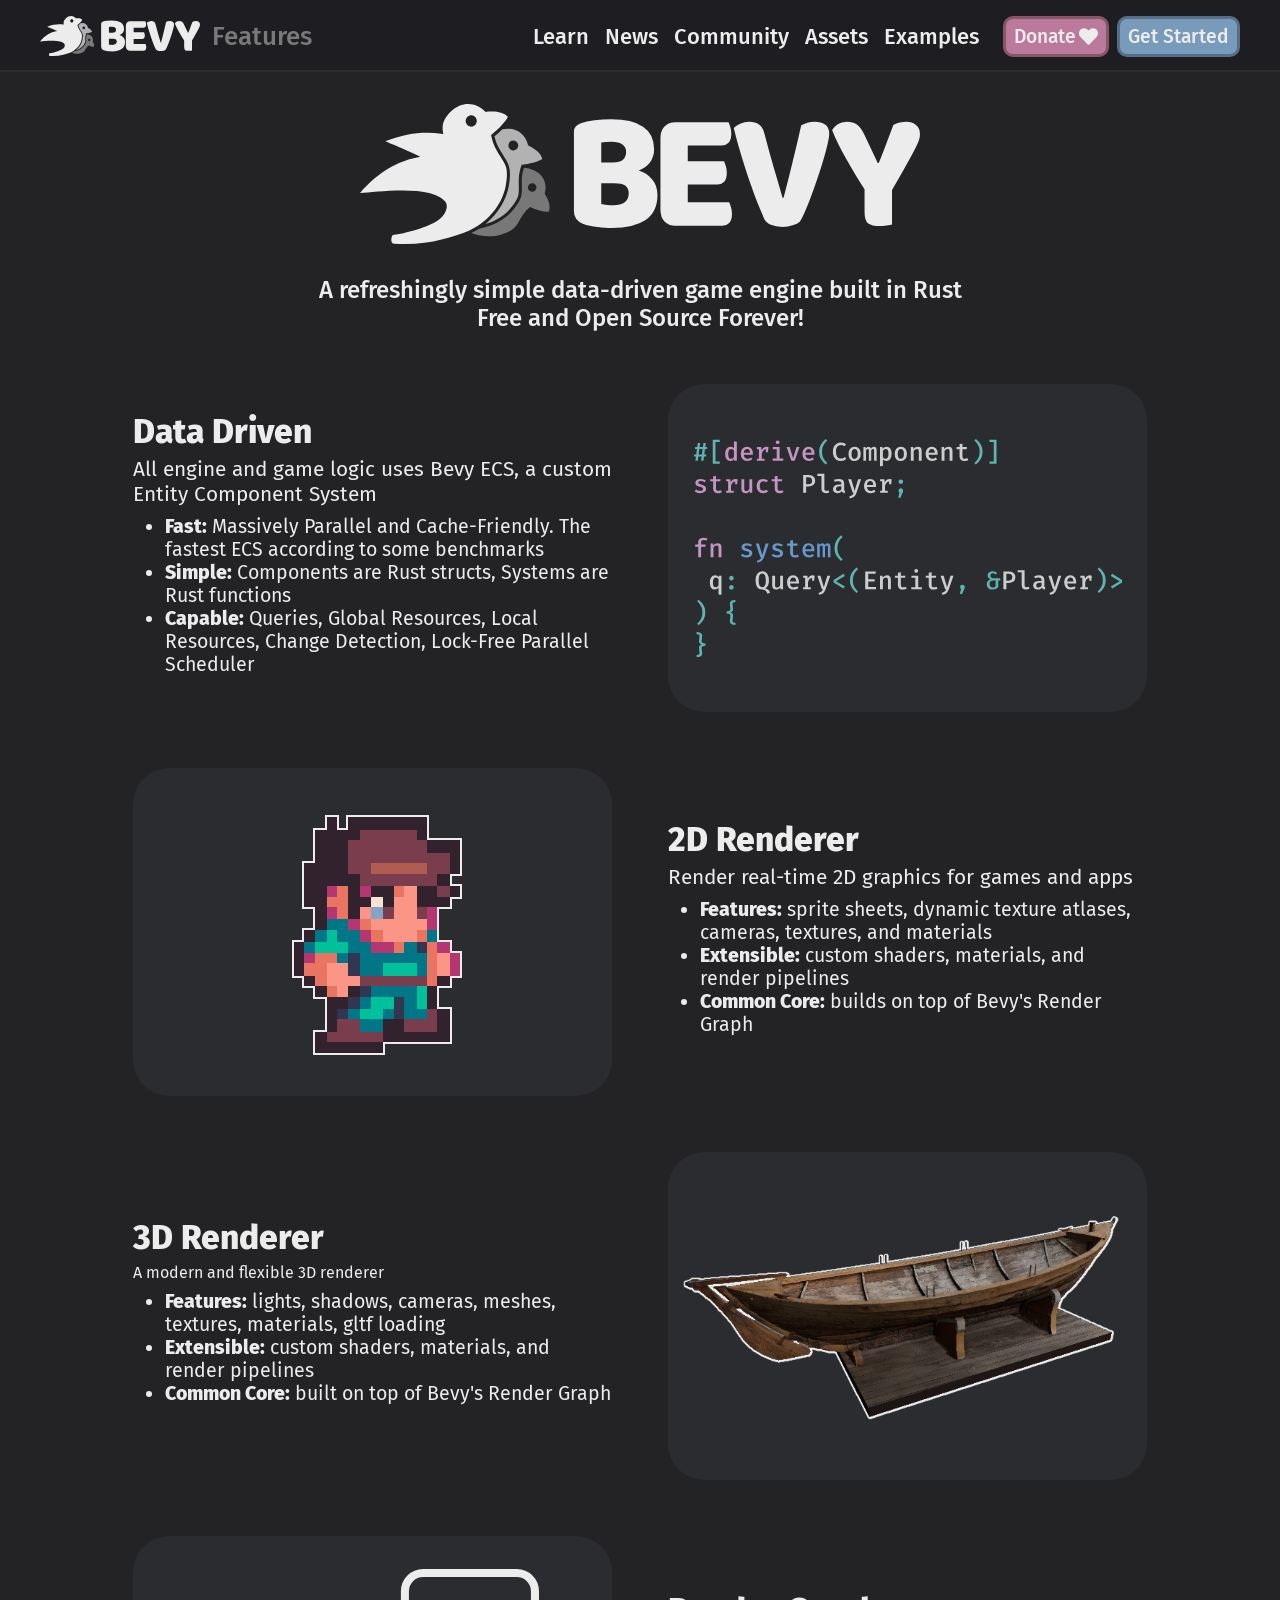
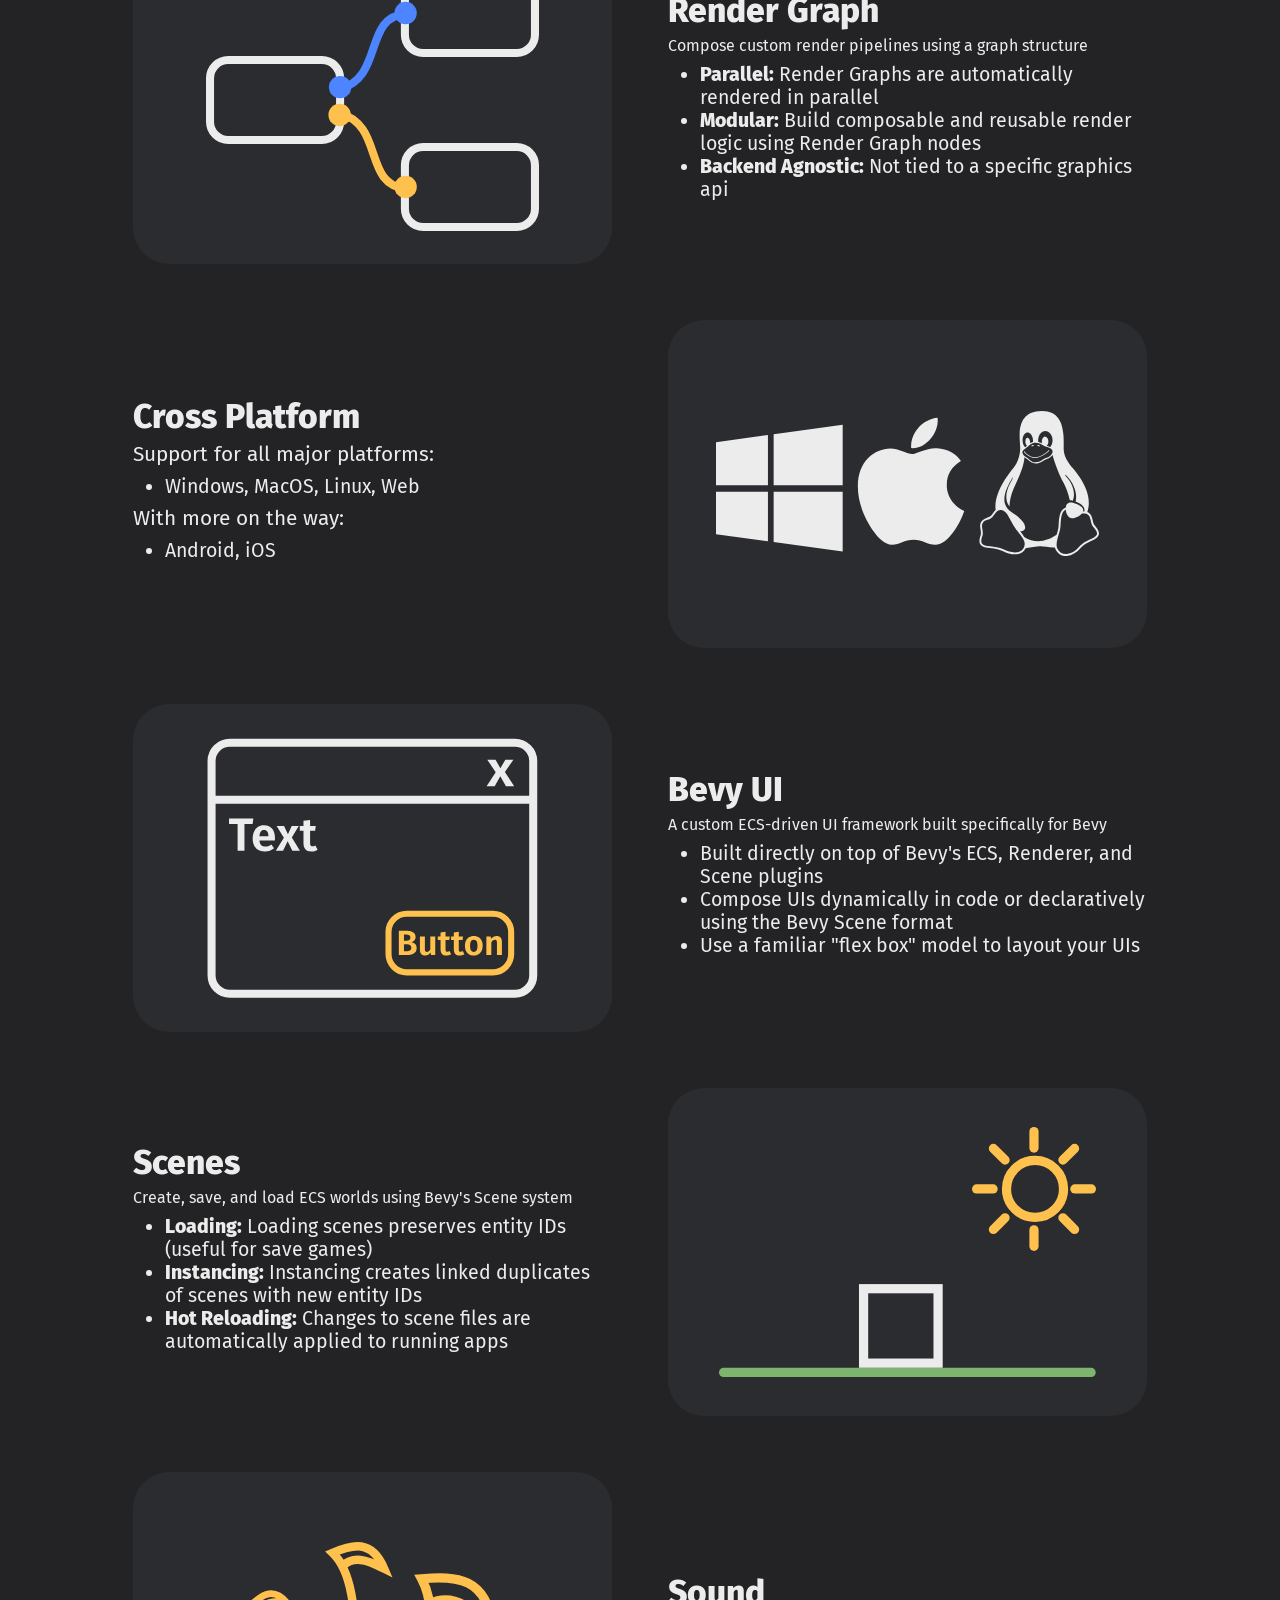
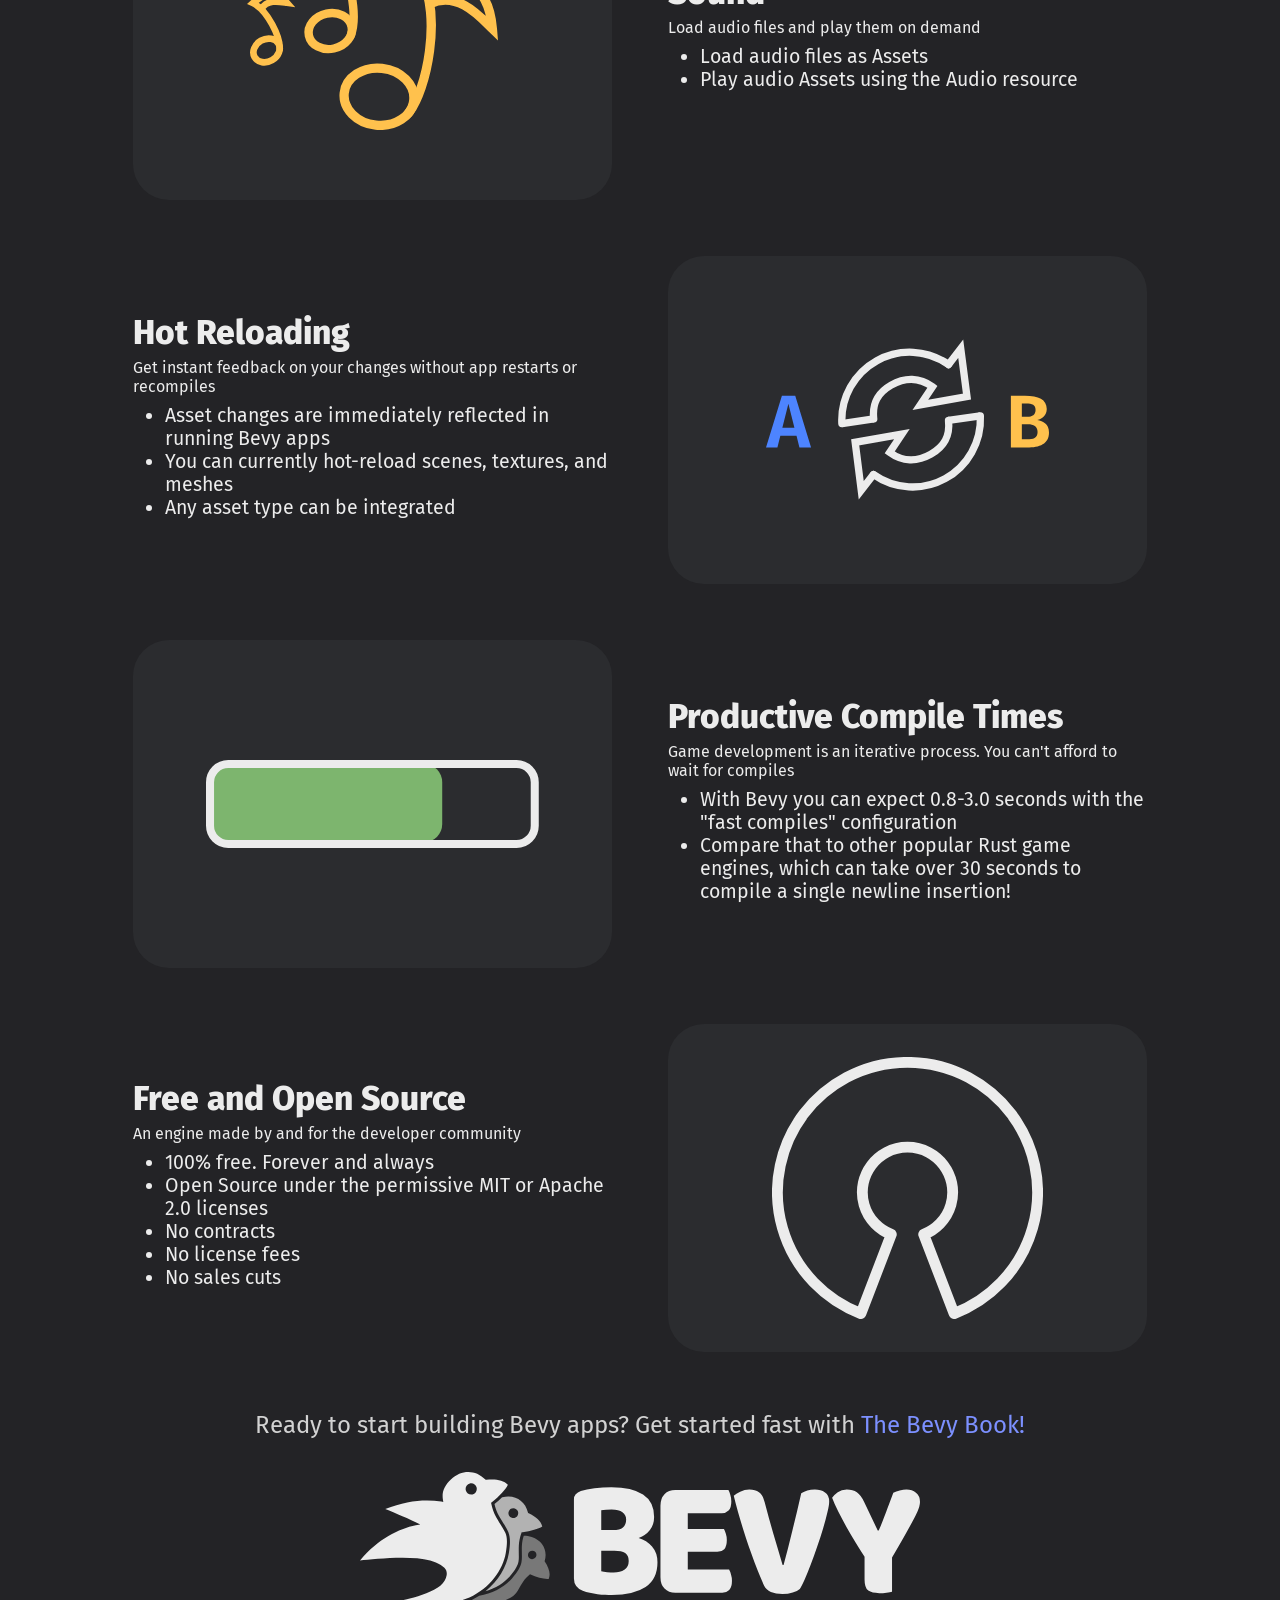
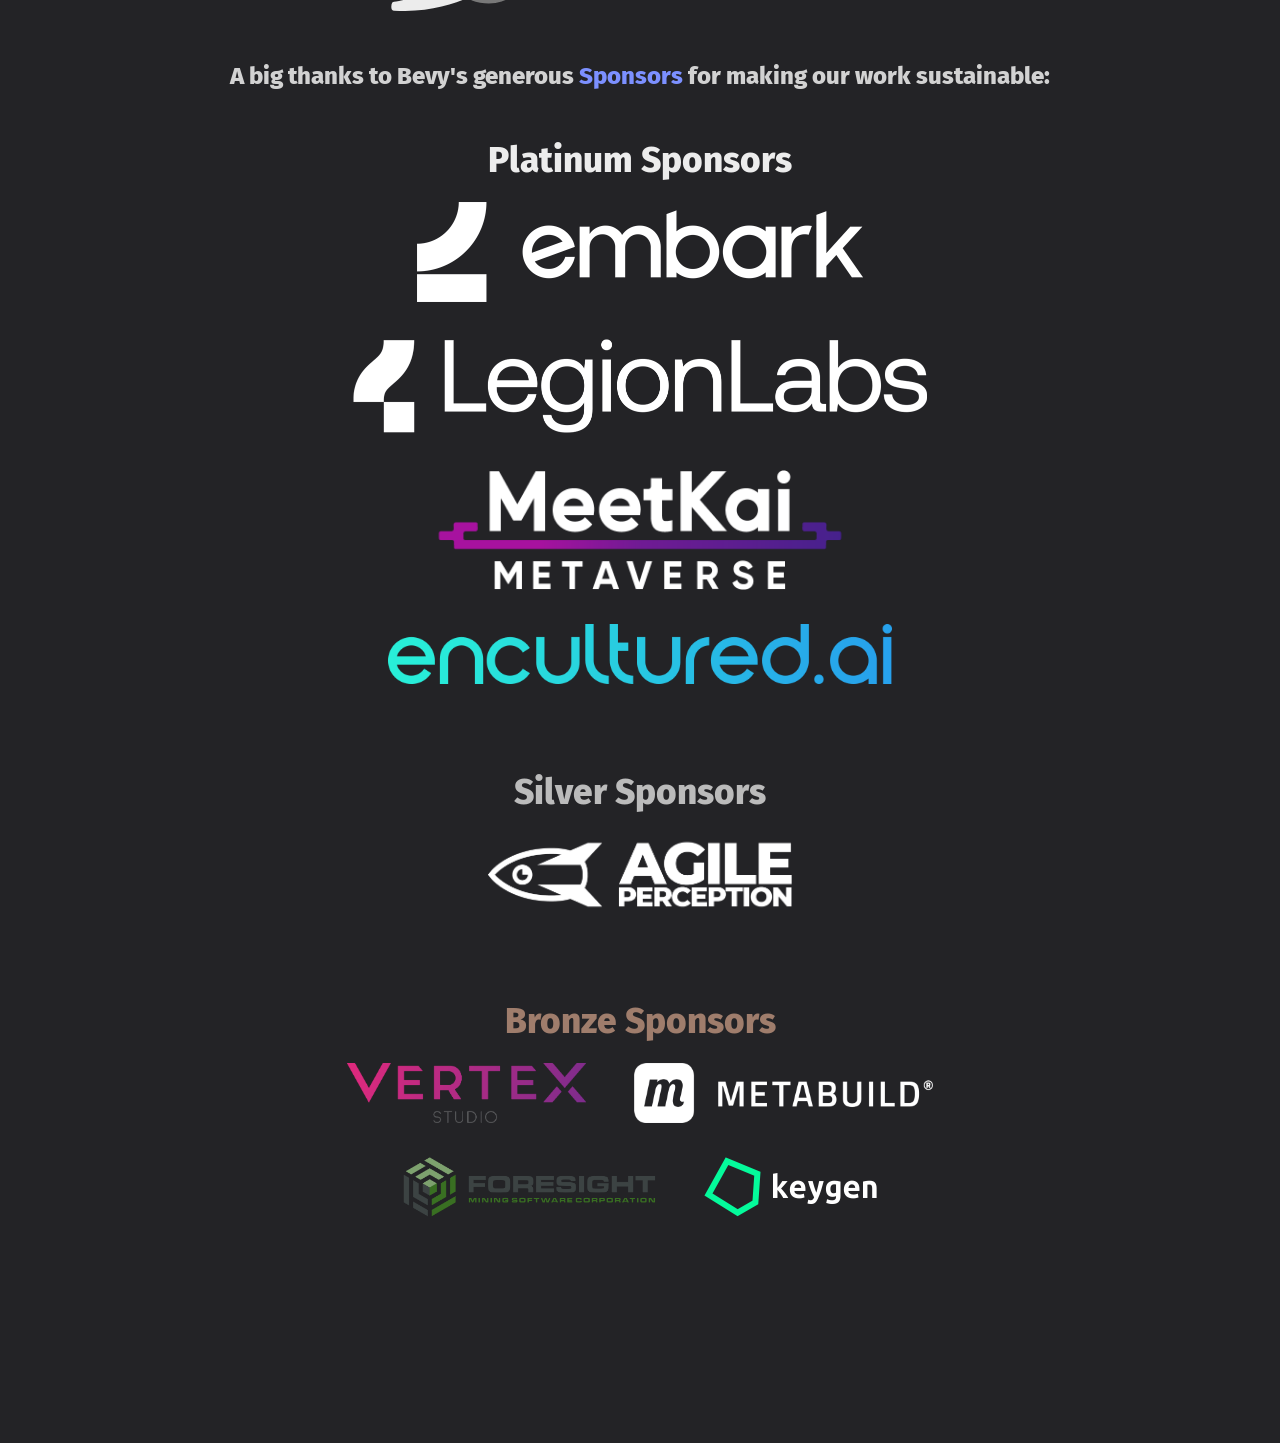
<file: index.html>
<!doctype html>
<html lang="en">
    <head>
        <meta charset="UTF-8">
        <meta name='viewport' content="width=device-width, initial-scale=1" />
        <meta property="og:title" content="Bevy - A data-driven game engine built in Rust " />
        <meta property="og:type" content="website" />
        <meta property="og:url" content="https://bevyengine.org&#x2F;&#x2F;" />
        <meta property="og:image" content="https://bevyengine.org/assets/bevy_logo_fill.png" />
        <meta property="og:description" content="Bevy is a refreshingly simple data-driven game engine built in Rust. It is free and open-source forever!" />
        <link rel="shortcut icon" type="image/png" href="/assets/favicon.png">
        <link rel="stylesheet" href="/site.css" />
        <link href="/atom.xml" rel="alternate" type="application/atom+xml" />
        <title>Bevy - A data-driven game engine built in Rust </title>
        
<meta name="description"
    content="A refreshingly simple data-driven game engine built in Rust. Free and Open Source Forever!" />

    </head>
    <body>
        <div class="layout">
            <input id="mobile-menu-state" class="hidden" type="checkbox">
            <header class="layout__header header" data-mobile-menu-state-container>
                <div class="header__content">
                    <label class="main-menu-backdrop" for="mobile-menu-state"></label>
                    <label class="header__hamburger button-square button-square--header" for="mobile-menu-state">
                        <img src="/assets/icon-hamburger.svg">
                    </label>
                    <div class="header__left-block">
                        <a class="header__logo" href="/">
                            <img class="logo logo--icon" src="/assets/bevy_icon_dark.svg" alt="Bevy Engine">
                            <img class="logo logo--full" src="/assets/bevy_logo_dark.svg" alt="Bevy Engine">
                        </a>
                        <div class="header__message">
                            
                                Features
                            
                        </div>
                    </div>
                    
                    <nav class="header__menu main-menu " role="navigation" data-page-menu-switch-state-container>
                        <div class="main-menu__header">
                            <a href="/">
                                <img class="logo" src="/assets/bevy_logo_dark.svg" alt="Bevy Engine">
                            </a>
                            <label class="button-square button-square--header" for="mobile-menu-state">
                                <img src="/assets/icon-times.svg">
                            </label>
                        </div>
                        
                        <div class="main-menu__content">
                            <div class="main-menu__page-menu">
                                
                            </div>
                            <ul class="main-menu__menu">
                                
    
    

    
        
    

    
    
    

    

    <li class="main-menu__entry">
        <a href="&#x2F;learn" class="main-menu__link">
            <span>Learn</span>
        </a>
    </li>

                                
    
    

    
        
    

    
    
    

    

    <li class="main-menu__entry">
        <a href="&#x2F;news" class="main-menu__link">
            <span>News</span>
        </a>
    </li>

                                
    
    

    
        
    

    
    
    

    

    <li class="main-menu__entry">
        <a href="&#x2F;community" class="main-menu__link">
            <span>Community</span>
        </a>
    </li>

                                
    
    

    
        
    

    
    
    

    

    <li class="main-menu__entry">
        <a href="&#x2F;assets" class="main-menu__link">
            <span>Assets</span>
        </a>
    </li>

                                
    
    

    
        
    

    
    
    

    

    <li class="main-menu__entry">
        <a href="&#x2F;examples" class="main-menu__link">
            <span>Examples</span>
        </a>
    </li>

                                
                            </ul>
                        </div>
                    </nav>
                    <div class="header__cta-container">
                        <a class="button button--pink header__cta" href="https://github.com/sponsors/cart">Donate <img class="button__icon" src="/assets/heart.svg" alt="heart icon"/></a>
                        <a class="button header__cta" href="/learn/book/getting-started/">Get Started</a>
                    </div>
                </div>
            </header>
            <main class="layout__content">
                <div class="container">
                    
<div>
    <img src="/assets/bevy_logo_dark.svg" class="bevy-logo-header" alt="Bevy logo" />
    <div class="bevy-description">
        A refreshingly simple data-driven game engine built in Rust
        <br />
        Free and Open Source Forever!
    </div>
    <div class="feature-list">
        <div class="feature-container">
            <div class="feature-text">
                <h2 class="feature-title">Data Driven</h2>
                <div class="feature-description">
                    All engine and game logic uses Bevy ECS, a custom Entity Component System
                    <ul class="feature-sublist">
                        <li><b>Fast:</b> Massively Parallel and Cache-Friendly. The fastest ECS according to some
                            benchmarks</li>
                        <li><b>Simple:</b> Components are Rust structs, Systems are Rust functions</li>
                        <li><b>Capable:</b> Queries, Global Resources, Local Resources, Change Detection, Lock-Free
                            Parallel Scheduler</li>
                    </ul>
                </div>
            </div>
            <div class="feature-image">
                <img src="assets/ecs.svg" class="feature-img" style="width: 100%; max-width: 90%; max-height: 90%;"
                    alt="ECS code" />
            </div>
        </div>
        <div class="feature-container feature-container-reverse">
            <div class="feature-image">
                <img src="assets/sprite.png" class="feature-img" alt="Pixel art sprite of a person" />
            </div>
            <div class="feature-text">
                <h2 class="feature-title">2D Renderer</h2>
                <div class="feature-description">
                    Render real-time 2D graphics for games and apps
                    <ul class="feature-sublist">
                        <li><b>Features:</b> sprite sheets, dynamic texture atlases, cameras, textures, and materials
                        </li>
                        <li><b>Extensible:</b> custom shaders, materials, and render pipelines</li>
                        <li><b>Common Core:</b> builds on top of Bevy's Render Graph</li>
                    </ul>
                </div>
            </div>
        </div>
        <div class="feature-container">
            <div class="feature-text">
                <h2 class="feature-title">3D Renderer</h2>
                A modern and flexible 3D renderer
                <ul class="feature-sublist">
                    <li><b>Features:</b> lights, shadows, cameras, meshes, textures, materials, gltf loading</li>
                    <li><b>Extensible:</b> custom shaders, materials, and render pipelines</li>
                    <li><b>Common Core:</b> built on top of Bevy's Render Graph</li>
                </ul>
            </div>
            <div class="feature-image">
                <img src="assets/boat.png" class="feature-img" style="max-height: 95%; max-width: 95%;"
                    alt="3D boat model" />
            </div>
        </div>
        <div class="feature-container feature-container-reverse">
            <div class="feature-image">
                <img src="assets/render_graph.svg" class="feature-img" alt="Render graph" />
            </div>
            <div class="feature-text">
                <h2 class="feature-title">Render Graph</h2>
                Compose custom render pipelines using a graph structure
                <ul class="feature-sublist">
                    <li><b>Parallel:</b> Render Graphs are automatically rendered in parallel</li>
                    <li><b>Modular:</b> Build composable and reusable render logic using Render Graph nodes </li>
                    <li><b>Backend Agnostic:</b> Not tied to a specific graphics api</li>
                </ul>
            </div>
        </div>
        <div class="feature-container">
            <div class="feature-text">
                <h2 class="feature-title">Cross Platform</h2>
                <div class="feature-description">
                    Support for all major platforms:
                    <ul class="feature-sublist">
                        <li>Windows, MacOS, Linux, Web</li>
                    </ul>
                    With more on the way:
                    <ul class="feature-sublist">
                        <li>Android, iOS</li>
                    </ul>
                </div>
            </div>
            <div class="feature-image">
                <img src="assets/platform-icons.svg" class="feature-img" alt="Microsoft, Apple, and Linux logos" />
            </div>
        </div>
        <div class="feature-container feature-container-reverse">
            <div class="feature-image">
                <img src="assets/bevy_ui.svg" class="feature-img" alt="UI dialog window diagram" />
            </div>
            <div class="feature-text">
                <h2 class="feature-title">Bevy UI</h2>
                A custom ECS-driven UI framework built specifically for Bevy
                <ul class="feature-sublist">
                    <li>Built directly on top of Bevy's ECS, Renderer, and Scene plugins</li>
                    <li>Compose UIs dynamically in code or declaratively using the Bevy Scene format</li>
                    <li>Use a familiar "flex box" model to layout your UIs</li>
                </ul>
            </div>
        </div>
        <div class="feature-container">
            <div class="feature-text">
                <h2 class="feature-title">Scenes</h2>
                Create, save, and load ECS worlds using Bevy's Scene system
                <ul class="feature-sublist">
                    <li><b>Loading:</b> Loading scenes preserves entity IDs (useful for save games)</li>
                    <li><b>Instancing:</b> Instancing creates linked duplicates of scenes with new entity IDs</li>
                    <li><b>Hot Reloading:</b> Changes to scene files are automatically applied to running apps</li>
                </ul>
            </div>
            <div class="feature-image">
                <img src="assets/scene.svg" class="feature-img" alt="2D scene of a square upon grass under the sun" />
            </div>
        </div>
        <div class="feature-container feature-container-reverse">
            <div class="feature-image">
                <img src="assets/sound.svg" class="feature-img" alt="Music notes" />
            </div>
            <div class="feature-text">
                <h2 class="feature-title">Sound</h2>
                Load audio files and play them on demand
                <ul class="feature-sublist">
                    <li>Load audio files as Assets</li>
                    <li>Play audio Assets using the Audio resource</li>
                </ul>
            </div>
        </div>
        <div class="feature-container">
            <div class="feature-text">
                <h2 class="feature-title">Hot Reloading</h2>
                Get instant feedback on your changes without app restarts or recompiles
                <ul class="feature-sublist">
                    <li>Asset changes are immediately reflected in running Bevy apps</li>
                    <li>You can currently hot-reload scenes, textures, and meshes</li>
                    <li>Any asset type can be integrated</li>
                </ul>
            </div>
            <div class="feature-image">
                <img src="assets/hot_reloading.svg" class="feature-img" alt="Hot reloading diagram" />
            </div>
        </div>
        <div class="feature-container feature-container-reverse">
            <div class="feature-image">
                <img src="assets/progressbar.svg" class="feature-img" alt="Compile time progress bar" />
            </div>
            <div class="feature-text">
                <h2 class="feature-title">Productive Compile Times</h2>
                Game development is an iterative process. You can't afford to wait for compiles
                <ul class="feature-sublist">
                    <li>With Bevy you can expect 0.8-3.0 seconds with the "fast compiles" configuration</li>
                    <li>Compare that to other popular Rust game engines, which can take over 30 seconds to compile a
                        single
                        newline insertion!</li>
                </ul>
            </div>
        </div>
        <div class="feature-container">
            <div class="feature-text">
                <h2 class="feature-title">Free and Open Source</h2>
                An engine made by and for the developer community
                <ul class="feature-sublist">
                    <li>100% free. Forever and always</li>
                    <li>Open Source under the permissive MIT or Apache 2.0 licenses</li>
                    <li>No contracts</li>
                    <li>No license fees</li>
                    <li>No sales cuts</li>
                </ul>
            </div>
            <div class="feature-image">
                <img src="assets/opensource.svg" class="feature-img" alt="The open source icon" />
            </div>
        </div>
    </div>
    <div class="media-content features-whats-next">
        Ready to start building Bevy apps? Get started fast with <a href="learn/book/introduction/">The Bevy Book!</a>
    </div>
    <img src="/assets/bevy_logo_dark.svg" class="bevy-logo-header" alt="Bevy logo" />
    <div class="media-content features-sponsors">
        <h3>A big thanks to Bevy's generous <a href="https://github.com/sponsors/cart/">Sponsors</a> for making our work
            sustainable:</h3>
        <div class="sponsors sponsors--platinum">
            <h2 class="sponsors__title">Platinum Sponsors</h2>
            <div class="sponsors__content">
                <a class="sponsors__link" href="https://www.embark-studios.com">
                    <img class="sponsors__logo" src="assets/embark.png" alt="Embark Studios logo" />
                </a>
                <a class="sponsors__link" href="https://legionlabs.com">
                    <img class="sponsors__logo" src="assets/LegionLabs.png" alt="Legion Labs logo" />
                </a>
                <a class="sponsors__link" href="https://meetkai.com/careers">
                    <img class="sponsors__logo" style="max-height: 120px" src="assets/meetkai.png" alt="MeetKai logo" />
                </a>
                <a class="sponsors__link" href="https://www.encultured.ai/">
                    <img class="sponsors__logo" style="max-height: 60px" src="assets/Encultured.png"
                        alt="Encultured AI logo" />
                </a>
            </div>
        </div>
        <div class="sponsors sponsors--silver">
            <h2 class="sponsors__title">Silver Sponsors</h2>
            <div class="sponsors__content">
                <a class="sponsors__link" href="https://agileperception.com">
                    <img class="sponsors__logo" src="assets/agile_perception.png" alt="Agile Perception logo" />
                </a>
            </div>
        </div>
        <div class="sponsors sponsors--bronze">
            <h2 class="sponsors__title">Bronze Sponsors</h2>
            <div class="sponsors__content">
                <a class="sponsors__link" href="https://vertexstudio.co">
                    <img class="sponsors__logo" src="assets/vertex_studio.png" alt="Vertex Studio logo" />
                </a>
                <a class="sponsors__link" href="https://www.metabuild.io">
                    <img class="sponsors__logo" src="assets/metabuild.png" alt="Metabuild Logo" />
                </a>
                <a class="sponsors__link" href="https://www.foresightmining.com">
                    <img class="sponsors__logo" src="assets/Foresight_Mining_Software_Corporation.png"
                        alt="Foresight Mining Software Corporation logo" />
                </a>
                <a class="sponsors__link" href="https://keygen.sh">
                    <img class="sponsors__logo" src="assets/keygen.png" alt="Keygen logo" />
                </a>
            </div>
        </div>
    </div>
</div>

                </div>
            </main>
        </div>
    </body>
</html>
</file>
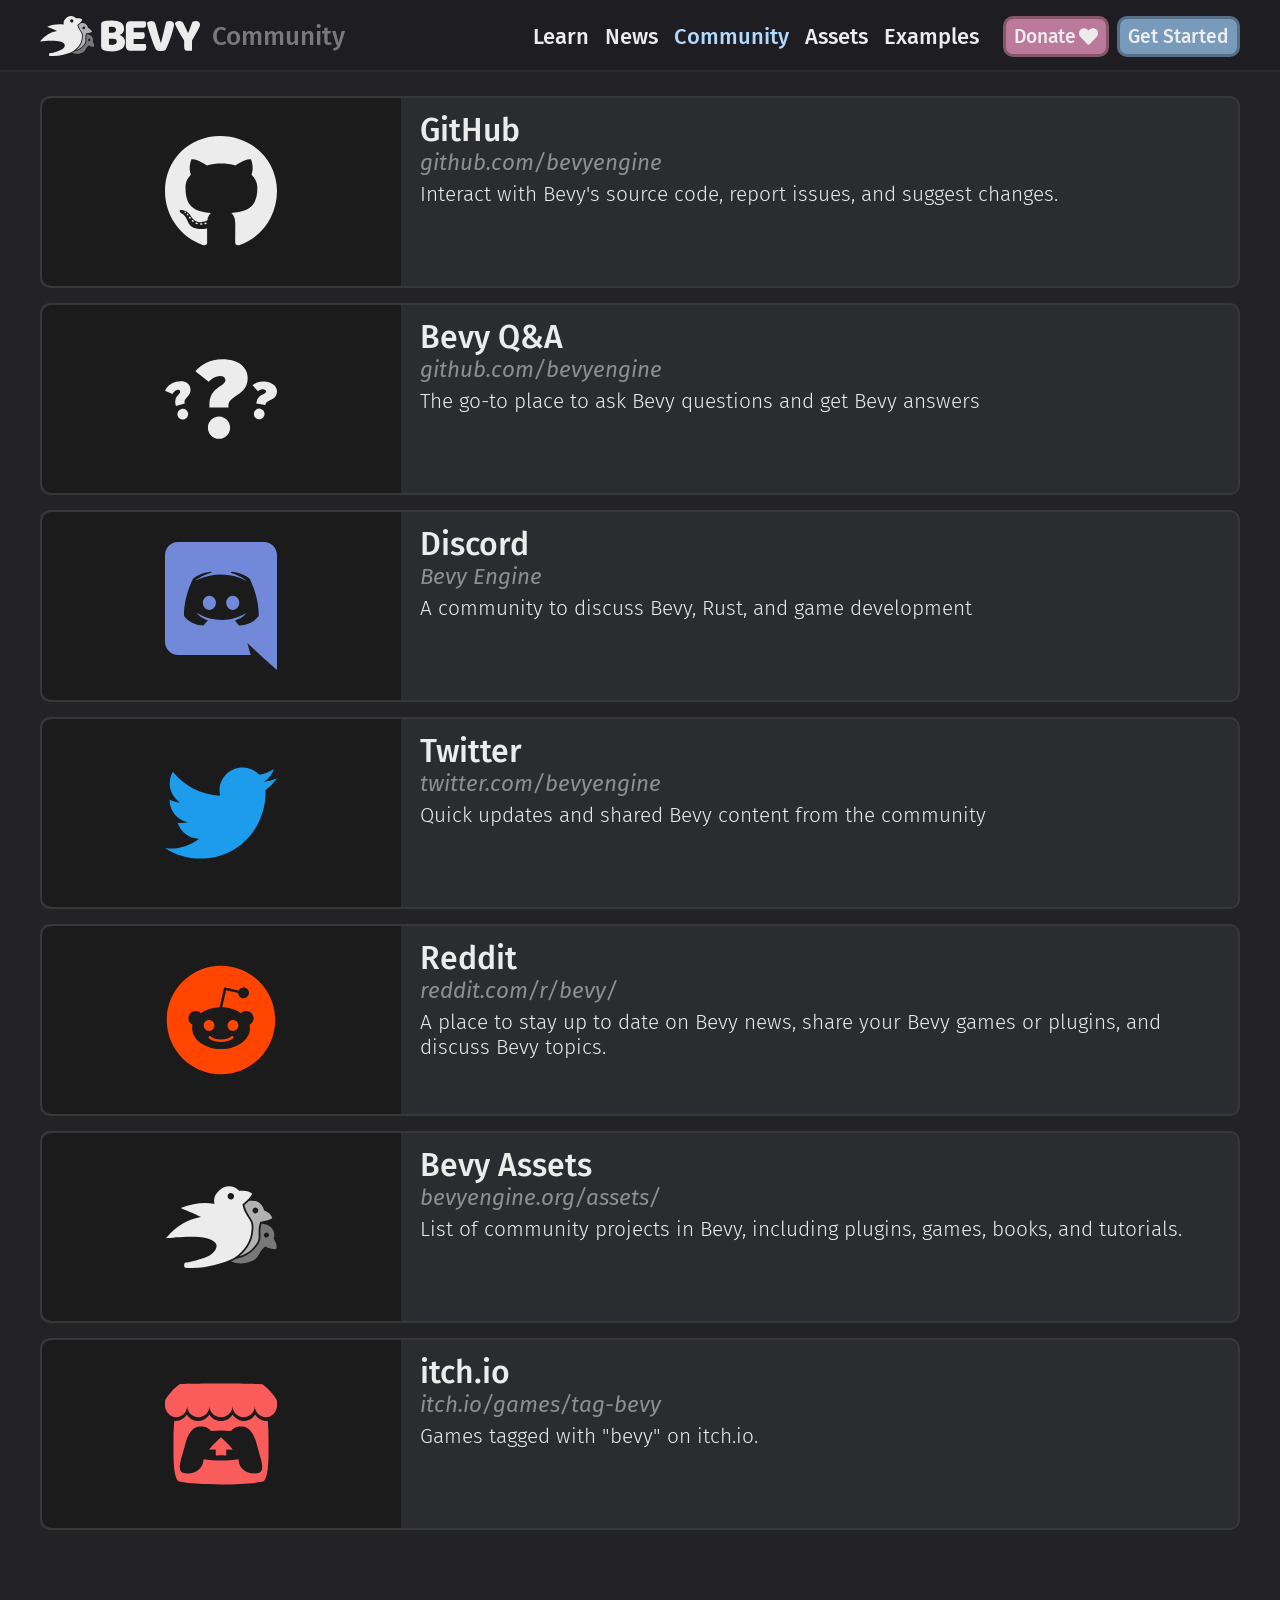
<file: community/index.html>
<!doctype html>
<html lang="en">
    <head>
        <meta charset="UTF-8">
        <meta name='viewport' content="width=device-width, initial-scale=1" />
        <meta property="og:title" content="Bevy - Community" />
        <meta property="og:type" content="website" />
        <meta property="og:url" content="https://bevyengine.org&#x2F;&#x2F;community&#x2F;" />
        <meta property="og:image" content="https://bevyengine.org/assets/bevy_logo_fill.png" />
        <meta property="og:description" content="Bevy is a refreshingly simple data-driven game engine built in Rust. It is free and open-source forever!" />
        <link rel="shortcut icon" type="image/png" href="/assets/favicon.png">
        <link rel="stylesheet" href="/site.css" />
        <link href="/atom.xml" rel="alternate" type="application/atom+xml" />
        <title>Bevy - Community</title>
         
    </head>
    <body>
        <div class="layout">
            <input id="mobile-menu-state" class="hidden" type="checkbox">
            <header class="layout__header header" data-mobile-menu-state-container>
                <div class="header__content">
                    <label class="main-menu-backdrop" for="mobile-menu-state"></label>
                    <label class="header__hamburger button-square button-square--header" for="mobile-menu-state">
                        <img src="/assets/icon-hamburger.svg">
                    </label>
                    <div class="header__left-block">
                        <a class="header__logo" href="/">
                            <img class="logo logo--icon" src="/assets/bevy_icon_dark.svg" alt="Bevy Engine">
                            <img class="logo logo--full" src="/assets/bevy_logo_dark.svg" alt="Bevy Engine">
                        </a>
                        <div class="header__message">
                            
                                Community
                            
                        </div>
                    </div>
                    
                    <nav class="header__menu main-menu " role="navigation" data-page-menu-switch-state-container>
                        <div class="main-menu__header">
                            <a href="/">
                                <img class="logo" src="/assets/bevy_logo_dark.svg" alt="Bevy Engine">
                            </a>
                            <label class="button-square button-square--header" for="mobile-menu-state">
                                <img src="/assets/icon-times.svg">
                            </label>
                        </div>
                        
                        <div class="main-menu__content">
                            <div class="main-menu__page-menu">
                                
                            </div>
                            <ul class="main-menu__menu">
                                
    
    

    
        
    

    
    
    

    

    <li class="main-menu__entry">
        <a href="&#x2F;learn" class="main-menu__link">
            <span>Learn</span>
        </a>
    </li>

                                
    
    

    
        
    

    
    
    

    

    <li class="main-menu__entry">
        <a href="&#x2F;news" class="main-menu__link">
            <span>News</span>
        </a>
    </li>

                                
    
    

    
        
    

    
    
    

    
        
    

    <li class="main-menu__entry">
        <a href="&#x2F;community" class="main-menu__link main-menu__link--active">
            <span>Community</span>
        </a>
    </li>

                                
    
    

    
        
    

    
    
    

    

    <li class="main-menu__entry">
        <a href="&#x2F;assets" class="main-menu__link">
            <span>Assets</span>
        </a>
    </li>

                                
    
    

    
        
    

    
    
    

    

    <li class="main-menu__entry">
        <a href="&#x2F;examples" class="main-menu__link">
            <span>Examples</span>
        </a>
    </li>

                                
                            </ul>
                        </div>
                    </nav>
                    <div class="header__cta-container">
                        <a class="button button--pink header__cta" href="https://github.com/sponsors/cart">Donate <img class="button__icon" src="/assets/heart.svg" alt="heart icon"/></a>
                        <a class="button header__cta" href="/learn/book/getting-started/">Get Started</a>
                    </div>
                </div>
            </header>
            <main class="layout__content">
                <div class="container">
                    
<div class="padded-content">
    <a class="card" href="https://github.com/bevyengine/bevy">
        <div class="card-image">
            <img src="/assets/github.svg" class="centered-card-image community-icon" alt="GitHub logo" />
        </div>
        <div class="card-text">
            <div class="card-title">
                GitHub
            </div>
            <div class="card-subtitle">
                github.com/bevyengine
            </div>
            <div class="card-description">
                Interact with Bevy's source code, report issues, and suggest changes.
            </div>
        </div>
    </a>
    <a class="card" href="https://github.com/bevyengine/bevy/discussions/categories/q-a">
        <div class="card-image">
            <img src="/assets/q_and_a.svg" class="centered-card-image community-icon" alt="Q and A logo" />
        </div>
        <div class="card-text">
            <div class="card-title">
                Bevy Q&A
            </div>
            <div class="card-subtitle">
                github.com/bevyengine
            </div>
            <div class="card-description">
                The go-to place to ask Bevy questions and get Bevy answers
            </div>
        </div>
    </a>
    <a class="card" href="https://discord.gg/bevy">
        <div class="card-image">
            <img src="/assets/discord.svg" class="centered-card-image community-icon" alt="Discord logo" />
        </div>
        <div class="card-text">
            <div class="card-title">
                Discord
            </div>
            <div class="card-subtitle">
                Bevy Engine
            </div>
            <div class="card-description">
                A community to discuss Bevy, Rust, and game development
            </div>
        </div>
    </a>
    <a class="card" href="https://twitter.com/BevyEngine">
        <div class="card-image">
            <img src="/assets/twitter.svg" class="centered-card-image community-icon" alt="Twitter logo" />
        </div>
        <div class="card-text">
            <div class="card-title">
                Twitter
            </div>
            <div class="card-subtitle">
                twitter.com/bevyengine
            </div>
            <div class="card-description">
                Quick updates and shared Bevy content from the community
            </div>
        </div>
    </a>
    <a class="card" href="https://www.reddit.com/r/bevy/">
        <div class="card-image">
            <img src="/assets/reddit.svg" class="centered-card-image community-icon" alt="Reddit logo" />
        </div>
        <div class="card-text">
            <div class="card-title">
                Reddit
            </div>
            <div class="card-subtitle">
                reddit.com/r/bevy/
            </div>
            <div class="card-description">
                A place to stay up to date on Bevy news, share your Bevy games or plugins, and discuss Bevy topics.
            </div>
        </div>
    </a>
    <a class="card" href="https://bevyengine.org/assets/">
        <div class="card-image">
            <img src="/assets/bevy_icon_dark.svg" class="centered-card-image community-icon" alt="Bevy logo" />
        </div>
        <div class="card-text">
            <div class="card-title">
                Bevy Assets
            </div>
            <div class="card-subtitle">
                bevyengine.org/assets/
            </div>
            <div class="card-description">
                List of community projects in Bevy, including plugins, games, books, and tutorials.
            </div>
        </div>
    </a>
    <a class="card" href="https://itch.io/games/tag-bevy">
        <div class="card-image">
            <img src="/assets/itchio-textless.svg" class="centered-card-image community-icon" alt="itch.io logo" />
        </div>
        <div class="card-text">
            <div class="card-title">
                itch.io
            </div>
            <div class="card-subtitle">
                itch.io/games/tag-bevy
            </div>
            <div class="card-description">
                Games tagged with "bevy" on itch.io.
            </div>
        </div>
    </a>
</div>

                </div>
            </main>
        </div>
    </body>
</html>
</file>
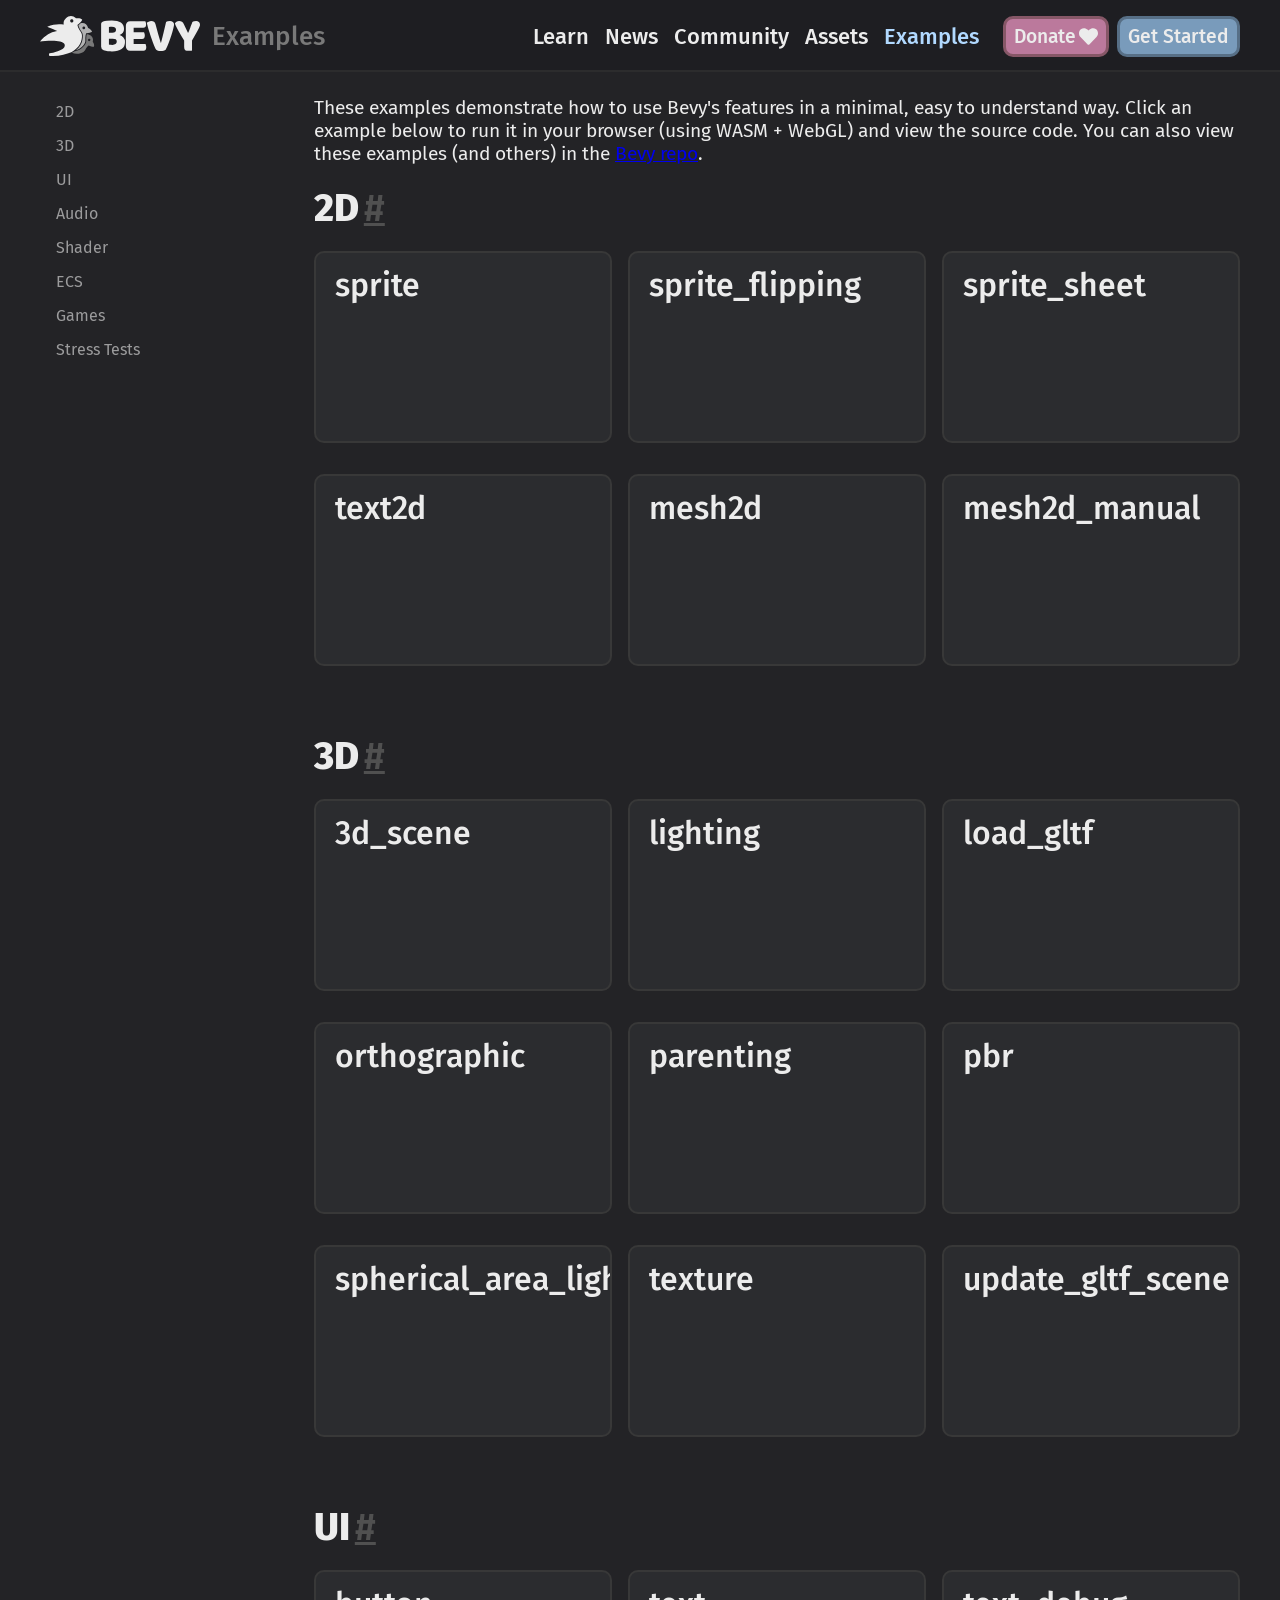
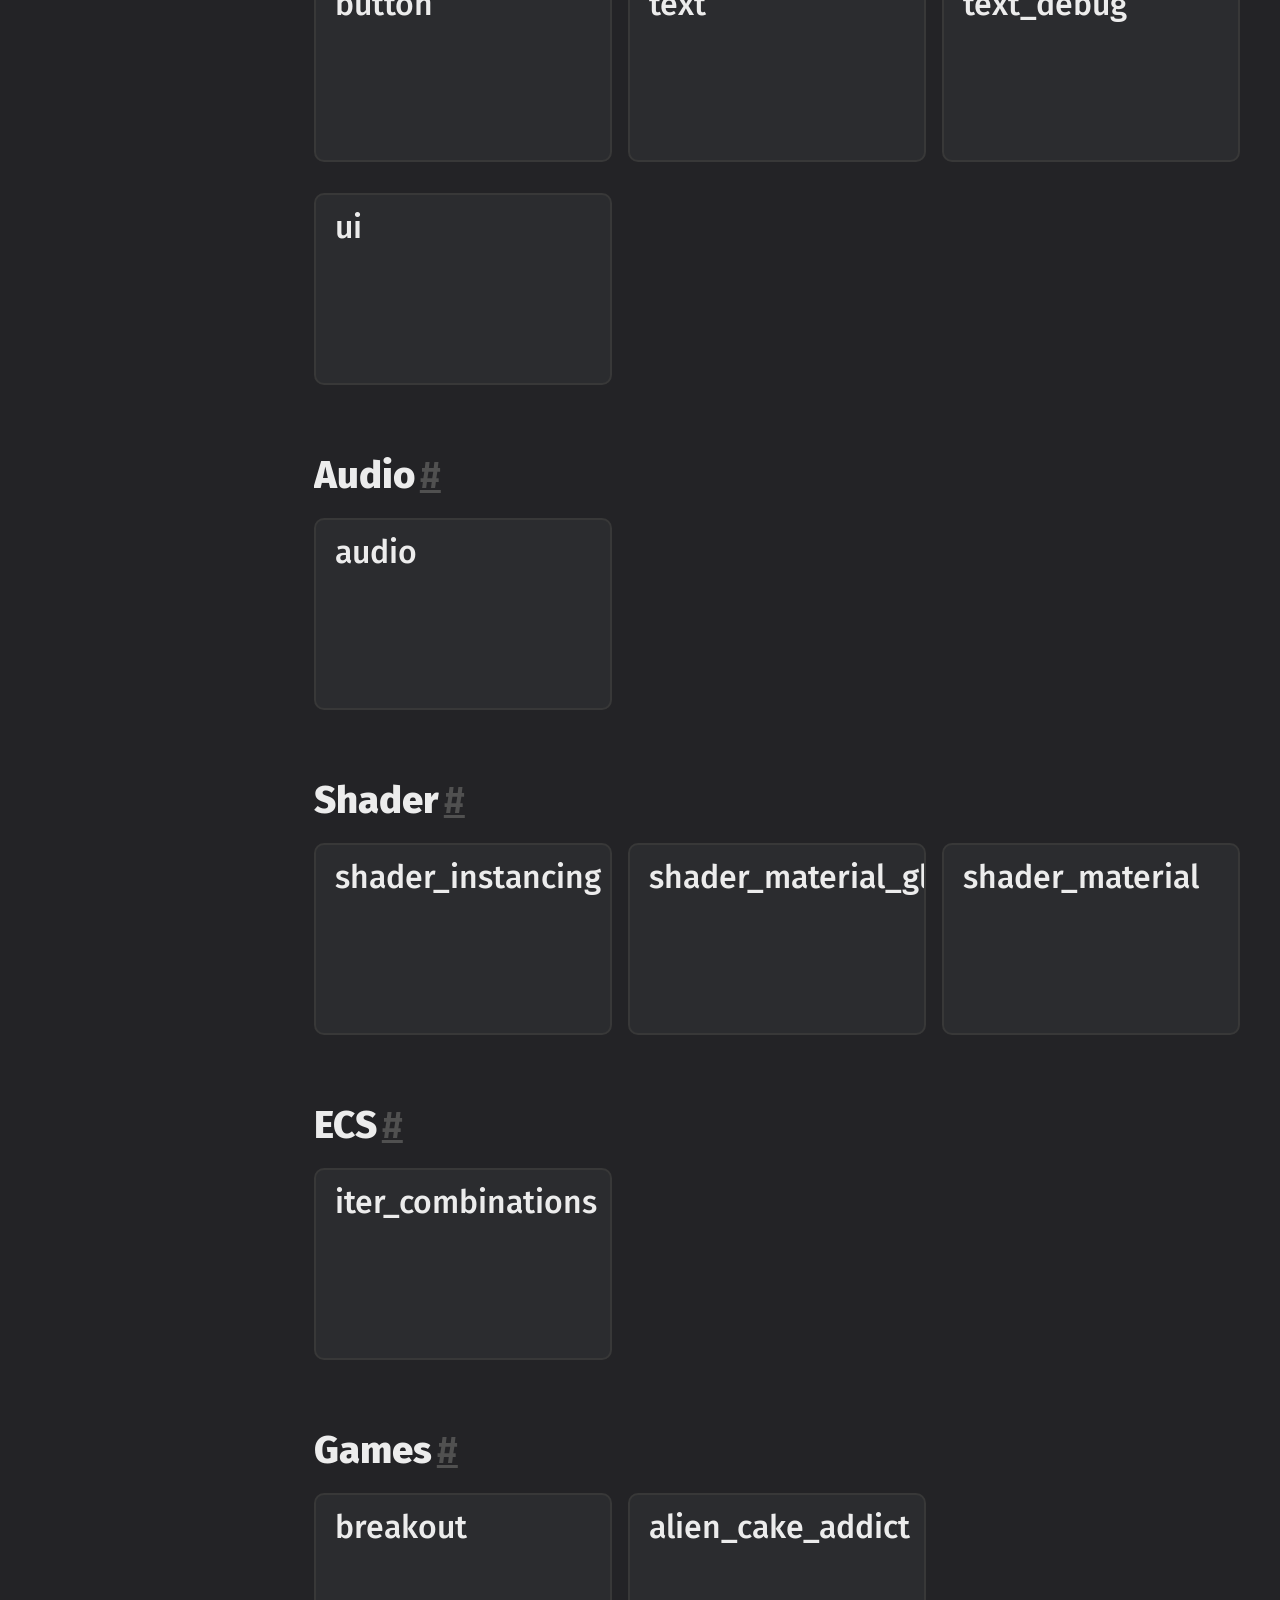
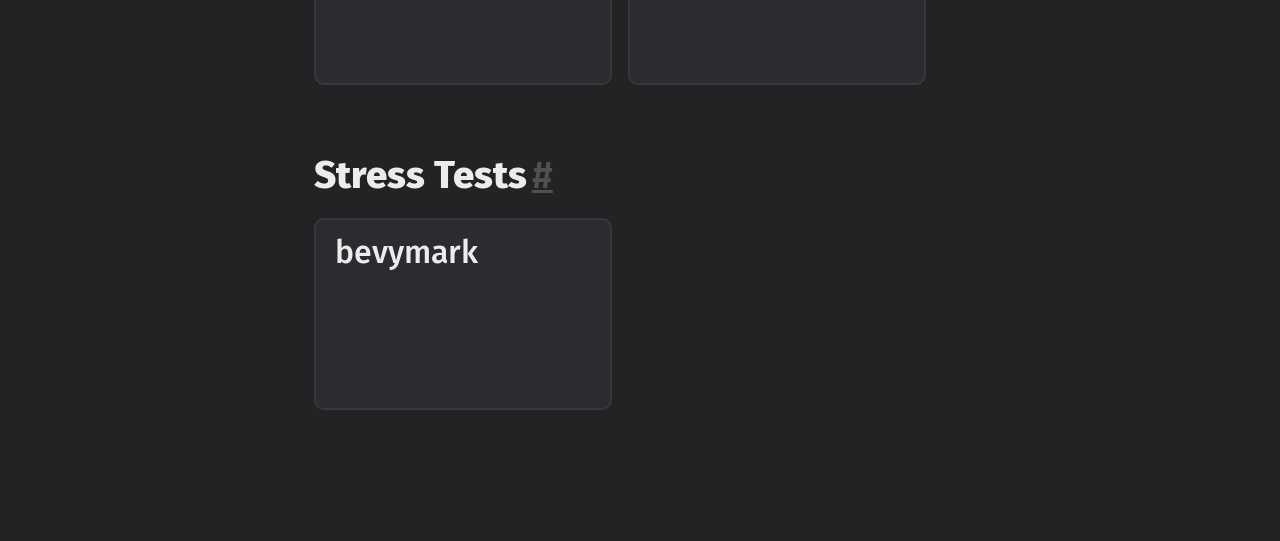
<file: examples/index.html>
<!doctype html>
<html lang="en">
    <head>
        <meta charset="UTF-8">
        <meta name='viewport' content="width=device-width, initial-scale=1" />
        <meta property="og:title" content="Bevy - Bevy Examples in WebGL2" />
        <meta property="og:type" content="website" />
        <meta property="og:url" content="https://bevyengine.org&#x2F;&#x2F;examples&#x2F;" />
        <meta property="og:image" content="https://bevyengine.org/assets/bevy_logo_fill.png" />
        <meta property="og:description" content="Bevy is a refreshingly simple data-driven game engine built in Rust. It is free and open-source forever!" />
        <link rel="shortcut icon" type="image/png" href="/assets/favicon.png">
        <link rel="stylesheet" href="/site.css" />
        <link href="/atom.xml" rel="alternate" type="application/atom+xml" />
        <title>Bevy - Bevy Examples in WebGL2</title>
         
    </head>
    <body>
        <div class="layout">
            <input id="mobile-menu-state" class="hidden" type="checkbox">
            <header class="layout__header header" data-mobile-menu-state-container>
                <div class="header__content">
                    <label class="main-menu-backdrop" for="mobile-menu-state"></label>
                    <label class="header__hamburger button-square button-square--header" for="mobile-menu-state">
                        <img src="/assets/icon-hamburger.svg">
                    </label>
                    <div class="header__left-block">
                        <a class="header__logo" href="/">
                            <img class="logo logo--icon" src="/assets/bevy_icon_dark.svg" alt="Bevy Engine">
                            <img class="logo logo--full" src="/assets/bevy_logo_dark.svg" alt="Bevy Engine">
                        </a>
                        <div class="header__message">
                            
                                Examples
                            
                        </div>
                    </div>
                    
    <input id="page-menu-switch-state" class="hidden" type="checkbox" checked>

                    <nav class="header__menu main-menu main-menu--with-page-menu" role="navigation" data-page-menu-switch-state-container>
                        <div class="main-menu__header">
                            <a href="/">
                                <img class="logo" src="/assets/bevy_logo_dark.svg" alt="Bevy Engine">
                            </a>
                            <label class="button-square button-square--header" for="mobile-menu-state">
                                <img src="/assets/icon-times.svg">
                            </label>
                        </div>
                        
    <div class="main-menu__page-menu-switch">
        <label class="menu-switch" for="page-menu-switch-state">
            <div class="menu-switch__option menu-switch__option--main-menu">Main Menu</div>
            <div class="menu-switch__option menu-switch__option--page-menu">Examples</div>
        </label>
    </div>

                        <div class="main-menu__content">
                            <div class="main-menu__page-menu">
                                
    
<ul class="tree-menu">
    
    






<li class="tree-menu__item">
    <div class="tree-menu__label">
        <a class="tree-menu__link" href="#2d">2D</a>
        
    </div>
    
</li>

    
    






<li class="tree-menu__item">
    <div class="tree-menu__label">
        <a class="tree-menu__link" href="#3d">3D</a>
        
    </div>
    
</li>

    
    






<li class="tree-menu__item">
    <div class="tree-menu__label">
        <a class="tree-menu__link" href="#ui">UI</a>
        
    </div>
    
</li>

    
    






<li class="tree-menu__item">
    <div class="tree-menu__label">
        <a class="tree-menu__link" href="#audio">Audio</a>
        
    </div>
    
</li>

    
    






<li class="tree-menu__item">
    <div class="tree-menu__label">
        <a class="tree-menu__link" href="#shader">Shader</a>
        
    </div>
    
</li>

    
    






<li class="tree-menu__item">
    <div class="tree-menu__label">
        <a class="tree-menu__link" href="#ecs">ECS</a>
        
    </div>
    
</li>

    
    






<li class="tree-menu__item">
    <div class="tree-menu__label">
        <a class="tree-menu__link" href="#games">Games</a>
        
    </div>
    
</li>

    
    






<li class="tree-menu__item">
    <div class="tree-menu__label">
        <a class="tree-menu__link" href="#stress-tests">Stress Tests</a>
        
    </div>
    
</li>

    
</ul>


                            </div>
                            <ul class="main-menu__menu">
                                
    
    

    
        
    

    
    
    

    

    <li class="main-menu__entry">
        <a href="&#x2F;learn" class="main-menu__link">
            <span>Learn</span>
        </a>
    </li>

                                
    
    

    
        
    

    
    
    

    

    <li class="main-menu__entry">
        <a href="&#x2F;news" class="main-menu__link">
            <span>News</span>
        </a>
    </li>

                                
    
    

    
        
    

    
    
    

    

    <li class="main-menu__entry">
        <a href="&#x2F;community" class="main-menu__link">
            <span>Community</span>
        </a>
    </li>

                                
    
    

    
        
    

    
    
    

    

    <li class="main-menu__entry">
        <a href="&#x2F;assets" class="main-menu__link">
            <span>Assets</span>
        </a>
    </li>

                                
    
    

    
        
    

    
    
    

    
        
    

    <li class="main-menu__entry">
        <a href="&#x2F;examples" class="main-menu__link main-menu__link--active">
            <span>Examples</span>
        </a>
    </li>

                                
                            </ul>
                        </div>
                    </nav>
                    <div class="header__cta-container">
                        <a class="button button--pink header__cta" href="https://github.com/sponsors/cart">Donate <img class="button__icon" src="/assets/heart.svg" alt="heart icon"/></a>
                        <a class="button header__cta" href="/learn/book/getting-started/">Get Started</a>
                    </div>
                </div>
            </header>
            <main class="layout__content">
                <div class="container">
                    
    <div class="page-with-menu">
        <div class="page-with-menu__menu-wrapper">
            <div class="page-with-menu__menu">
                
    
<ul class="tree-menu">
    
    






<li class="tree-menu__item">
    <div class="tree-menu__label">
        <a class="tree-menu__link" href="#2d">2D</a>
        
    </div>
    
</li>

    
    






<li class="tree-menu__item">
    <div class="tree-menu__label">
        <a class="tree-menu__link" href="#3d">3D</a>
        
    </div>
    
</li>

    
    






<li class="tree-menu__item">
    <div class="tree-menu__label">
        <a class="tree-menu__link" href="#ui">UI</a>
        
    </div>
    
</li>

    
    






<li class="tree-menu__item">
    <div class="tree-menu__label">
        <a class="tree-menu__link" href="#audio">Audio</a>
        
    </div>
    
</li>

    
    






<li class="tree-menu__item">
    <div class="tree-menu__label">
        <a class="tree-menu__link" href="#shader">Shader</a>
        
    </div>
    
</li>

    
    






<li class="tree-menu__item">
    <div class="tree-menu__label">
        <a class="tree-menu__link" href="#ecs">ECS</a>
        
    </div>
    
</li>

    
    






<li class="tree-menu__item">
    <div class="tree-menu__label">
        <a class="tree-menu__link" href="#games">Games</a>
        
    </div>
    
</li>

    
    






<li class="tree-menu__item">
    <div class="tree-menu__label">
        <a class="tree-menu__link" href="#stress-tests">Stress Tests</a>
        
    </div>
    
</li>

    
</ul>


            </div>
        </div>
        <div class="page-with-menu__content">
            
<div class="assets">
    <div class="assets-intro">
        These examples demonstrate how to use Bevy's features in a minimal, easy to understand way. Click an example below to run it in
        your browser (using WASM + WebGL) and view the source code. You can also view these examples (and others) in the
        <a href="https://github.com/bevyengine/bevy/tree/latest/examples#examples">Bevy repo</a>.
    </div>
    
        

        <a class="anchor-target" id="2d"></a>
        <h1 class="asset-section">
            2D<a class="anchor-link" href="#2d">#</a>
        </h1>

        
        <div class="item-grid">
            
            
            

            <a class="card" href="/examples/2d/sprite/"
                id="sprite">
                
                <div class="card-text">
                    <div class="card-title">sprite</div>
                </div>
            </a>

            

            <a class="card" href="/examples/2d/sprite-flipping/"
                id="sprite-flipping">
                
                <div class="card-text">
                    <div class="card-title">sprite_flipping</div>
                </div>
            </a>

            

            <a class="card" href="/examples/2d/sprite-sheet/"
                id="sprite-sheet">
                
                <div class="card-text">
                    <div class="card-title">sprite_sheet</div>
                </div>
            </a>

            

            <a class="card" href="/examples/2d/text2d/"
                id="text2d">
                
                <div class="card-text">
                    <div class="card-title">text2d</div>
                </div>
            </a>

            

            <a class="card" href="/examples/2d/mesh2d/"
                id="mesh2d">
                
                <div class="card-text">
                    <div class="card-title">mesh2d</div>
                </div>
            </a>

            

            <a class="card" href="/examples/2d/mesh2d-manual/"
                id="mesh2d-manual">
                
                <div class="card-text">
                    <div class="card-title">mesh2d_manual</div>
                </div>
            </a>

            
        </div>
        

    
        

        <a class="anchor-target" id="3d"></a>
        <h1 class="asset-section">
            3D<a class="anchor-link" href="#3d">#</a>
        </h1>

        
        <div class="item-grid">
            
            
            

            <a class="card" href="/examples/3d/3d-scene/"
                id="3d-scene">
                
                <div class="card-text">
                    <div class="card-title">3d_scene</div>
                </div>
            </a>

            

            <a class="card" href="/examples/3d/lighting/"
                id="lighting">
                
                <div class="card-text">
                    <div class="card-title">lighting</div>
                </div>
            </a>

            

            <a class="card" href="/examples/3d/load-gltf/"
                id="load-gltf">
                
                <div class="card-text">
                    <div class="card-title">load_gltf</div>
                </div>
            </a>

            

            <a class="card" href="/examples/3d/orthographic/"
                id="orthographic">
                
                <div class="card-text">
                    <div class="card-title">orthographic</div>
                </div>
            </a>

            

            <a class="card" href="/examples/3d/parenting/"
                id="parenting">
                
                <div class="card-text">
                    <div class="card-title">parenting</div>
                </div>
            </a>

            

            <a class="card" href="/examples/3d/pbr/"
                id="pbr">
                
                <div class="card-text">
                    <div class="card-title">pbr</div>
                </div>
            </a>

            

            <a class="card" href="/examples/3d/spherical-area-lights/"
                id="spherical-area-lights">
                
                <div class="card-text">
                    <div class="card-title">spherical_area_lights</div>
                </div>
            </a>

            

            <a class="card" href="/examples/3d/texture/"
                id="texture">
                
                <div class="card-text">
                    <div class="card-title">texture</div>
                </div>
            </a>

            

            <a class="card" href="/examples/3d/update-gltf-scene/"
                id="update-gltf-scene">
                
                <div class="card-text">
                    <div class="card-title">update_gltf_scene</div>
                </div>
            </a>

            
        </div>
        

    
        

        <a class="anchor-target" id="ui"></a>
        <h1 class="asset-section">
            UI<a class="anchor-link" href="#ui">#</a>
        </h1>

        
        <div class="item-grid">
            
            
            

            <a class="card" href="/examples/ui/button/"
                id="button">
                
                <div class="card-text">
                    <div class="card-title">button</div>
                </div>
            </a>

            

            <a class="card" href="/examples/ui/text/"
                id="text">
                
                <div class="card-text">
                    <div class="card-title">text</div>
                </div>
            </a>

            

            <a class="card" href="/examples/ui/text-debug/"
                id="text-debug">
                
                <div class="card-text">
                    <div class="card-title">text_debug</div>
                </div>
            </a>

            

            <a class="card" href="/examples/ui/ui/"
                id="ui">
                
                <div class="card-text">
                    <div class="card-title">ui</div>
                </div>
            </a>

            
        </div>
        

    
        

        <a class="anchor-target" id="audio"></a>
        <h1 class="asset-section">
            Audio<a class="anchor-link" href="#audio">#</a>
        </h1>

        
        <div class="item-grid">
            
            
            

            <a class="card" href="/examples/audio/audio/"
                id="audio">
                
                <div class="card-text">
                    <div class="card-title">audio</div>
                </div>
            </a>

            
        </div>
        

    
        

        <a class="anchor-target" id="shader"></a>
        <h1 class="asset-section">
            Shader<a class="anchor-link" href="#shader">#</a>
        </h1>

        
        <div class="item-grid">
            
            
            

            <a class="card" href="/examples/shader/shader-instancing/"
                id="shader-instancing">
                
                <div class="card-text">
                    <div class="card-title">shader_instancing</div>
                </div>
            </a>

            

            <a class="card" href="/examples/shader/shader-material-glsl/"
                id="shader-material-glsl">
                
                <div class="card-text">
                    <div class="card-title">shader_material_glsl</div>
                </div>
            </a>

            

            <a class="card" href="/examples/shader/shader-material/"
                id="shader-material">
                
                <div class="card-text">
                    <div class="card-title">shader_material</div>
                </div>
            </a>

            
        </div>
        

    
        

        <a class="anchor-target" id="ecs"></a>
        <h1 class="asset-section">
            ECS<a class="anchor-link" href="#ecs">#</a>
        </h1>

        
        <div class="item-grid">
            
            
            

            <a class="card" href="/examples/ecs/iter-combinations/"
                id="iter-combinations">
                
                <div class="card-text">
                    <div class="card-title">iter_combinations</div>
                </div>
            </a>

            
        </div>
        

    
        

        <a class="anchor-target" id="games"></a>
        <h1 class="asset-section">
            Games<a class="anchor-link" href="#games">#</a>
        </h1>

        
        <div class="item-grid">
            
            
            

            <a class="card" href="/examples/games/breakout/"
                id="breakout">
                
                <div class="card-text">
                    <div class="card-title">breakout</div>
                </div>
            </a>

            

            <a class="card" href="/examples/games/alien-cake-addict/"
                id="alien-cake-addict">
                
                <div class="card-text">
                    <div class="card-title">alien_cake_addict</div>
                </div>
            </a>

            
        </div>
        

    
        

        <a class="anchor-target" id="stress-tests"></a>
        <h1 class="asset-section">
            Stress Tests<a class="anchor-link" href="#stress-tests">#</a>
        </h1>

        
        <div class="item-grid">
            
            
            

            <a class="card" href="/examples/stress-tests/bevymark/"
                id="bevymark">
                
                <div class="card-text">
                    <div class="card-title">bevymark</div>
                </div>
            </a>

            
        </div>
        

    
</div>

        </div>
    </div>

                </div>
            </main>
        </div>
    </body>
</html>
</file>
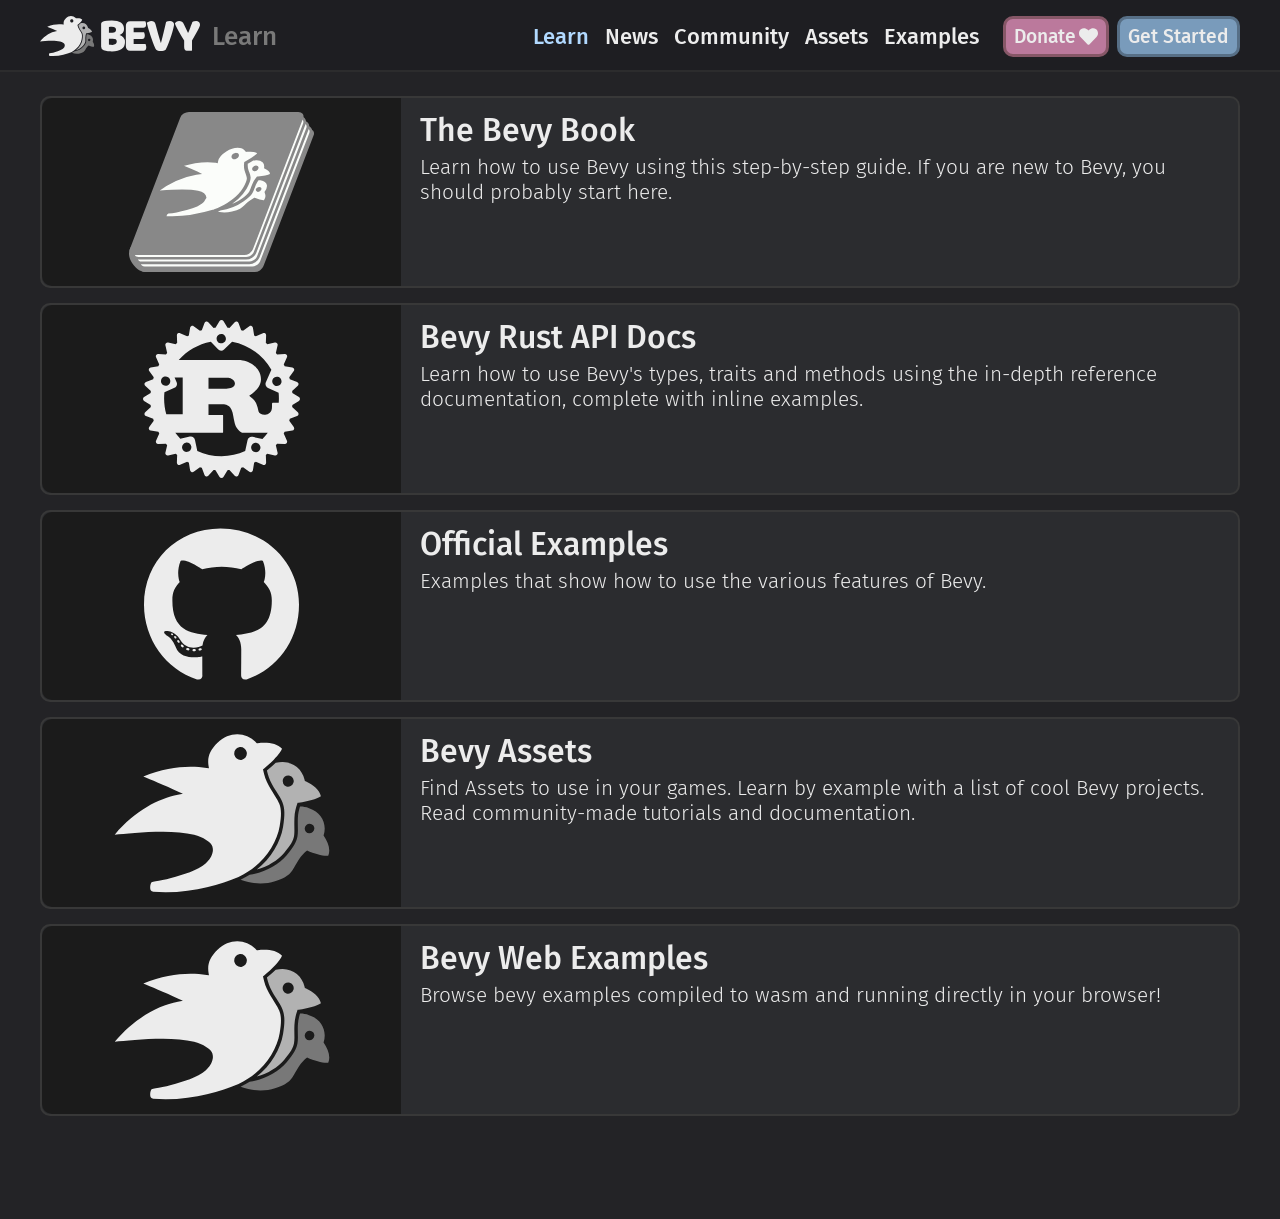
<file: learn/index.html>
<!doctype html>
<html lang="en">
    <head>
        <meta charset="UTF-8">
        <meta name='viewport' content="width=device-width, initial-scale=1" />
        <meta property="og:title" content="Bevy - Learn" />
        <meta property="og:type" content="website" />
        <meta property="og:url" content="https://bevyengine.org&#x2F;&#x2F;learn&#x2F;" />
        <meta property="og:image" content="https://bevyengine.org/assets/bevy_logo_fill.png" />
        <meta property="og:description" content="Bevy is a refreshingly simple data-driven game engine built in Rust. It is free and open-source forever!" />
        <link rel="shortcut icon" type="image/png" href="/assets/favicon.png">
        <link rel="stylesheet" href="/site.css" />
        <link href="/atom.xml" rel="alternate" type="application/atom+xml" />
        <title>Bevy - Learn</title>
         
    </head>
    <body>
        <div class="layout">
            <input id="mobile-menu-state" class="hidden" type="checkbox">
            <header class="layout__header header" data-mobile-menu-state-container>
                <div class="header__content">
                    <label class="main-menu-backdrop" for="mobile-menu-state"></label>
                    <label class="header__hamburger button-square button-square--header" for="mobile-menu-state">
                        <img src="/assets/icon-hamburger.svg">
                    </label>
                    <div class="header__left-block">
                        <a class="header__logo" href="/">
                            <img class="logo logo--icon" src="/assets/bevy_icon_dark.svg" alt="Bevy Engine">
                            <img class="logo logo--full" src="/assets/bevy_logo_dark.svg" alt="Bevy Engine">
                        </a>
                        <div class="header__message">
                            
                                Learn
                            
                        </div>
                    </div>
                    
                    <nav class="header__menu main-menu " role="navigation" data-page-menu-switch-state-container>
                        <div class="main-menu__header">
                            <a href="/">
                                <img class="logo" src="/assets/bevy_logo_dark.svg" alt="Bevy Engine">
                            </a>
                            <label class="button-square button-square--header" for="mobile-menu-state">
                                <img src="/assets/icon-times.svg">
                            </label>
                        </div>
                        
                        <div class="main-menu__content">
                            <div class="main-menu__page-menu">
                                
                            </div>
                            <ul class="main-menu__menu">
                                
    
    

    
        
    

    
    
    

    
        
    

    <li class="main-menu__entry">
        <a href="&#x2F;learn" class="main-menu__link main-menu__link--active">
            <span>Learn</span>
        </a>
    </li>

                                
    
    

    
        
    

    
    
    

    

    <li class="main-menu__entry">
        <a href="&#x2F;news" class="main-menu__link">
            <span>News</span>
        </a>
    </li>

                                
    
    

    
        
    

    
    
    

    

    <li class="main-menu__entry">
        <a href="&#x2F;community" class="main-menu__link">
            <span>Community</span>
        </a>
    </li>

                                
    
    

    
        
    

    
    
    

    

    <li class="main-menu__entry">
        <a href="&#x2F;assets" class="main-menu__link">
            <span>Assets</span>
        </a>
    </li>

                                
    
    

    
        
    

    
    
    

    

    <li class="main-menu__entry">
        <a href="&#x2F;examples" class="main-menu__link">
            <span>Examples</span>
        </a>
    </li>

                                
                            </ul>
                        </div>
                    </nav>
                    <div class="header__cta-container">
                        <a class="button button--pink header__cta" href="https://github.com/sponsors/cart">Donate <img class="button__icon" src="/assets/heart.svg" alt="heart icon"/></a>
                        <a class="button header__cta" href="/learn/book/getting-started/">Get Started</a>
                    </div>
                </div>
            </header>
            <main class="layout__content">
                <div class="container">
                    
<div class="padded-content">
  <a class="card" href="/learn/book/introduction">
    <div class="card-image">
      <img src="/assets/book.svg" class="centered-card-image" alt="Bevy book" />
    </div>
    <div class="card-text">
      <div class="card-title">
        The Bevy Book
      </div>
      <div class="card-description">
        Learn how to use Bevy using this step-by-step guide. If you are new to Bevy, you should probably start here.
      </div>
    </div>
  </a>
  <a class="card" href="https://docs.rs/bevy">
    <div class="card-image">
      <img src="/assets/rust-logo-light.svg" class="centered-card-image" alt="Rust logo" />
    </div>
    <div class="card-text">
      <div class="card-title">
        Bevy Rust API Docs
      </div>
      <div class="card-description">
        Learn how to use Bevy's types, traits and methods using the in-depth reference documentation, complete with inline examples.
      </div>
    </div>
  </a>
  <a class="card" href="https://github.com/bevyengine/bevy/tree/latest/examples#examples">
    <div class="card-image">
      <img src="/assets/github.svg" class="centered-card-image" alt="Github logo" />
    </div>
    <div class="card-text">
      <div class="card-title">
        Official Examples
      </div>
      <div class="card-description">
        Examples that show how to use the various features of Bevy.
      </div>
    </div>
  </a>
  <a class="card" href="/assets">
    <div class="card-image">
      <img src="/assets/bevy_icon_dark.svg" class="centered-card-image" alt="Bevy logo" />
    </div>
    <div class="card-text">
      <div class="card-title">
        Bevy Assets
      </div>
      <div class="card-description">
        Find Assets to use in your games. Learn by example with a list of cool Bevy projects. Read community-made
        tutorials and documentation.
      </div>
    </div>
  </a>
  <a class="card" href="/examples">
    <div class="card-image">
      <img src="/assets/bevy_icon_dark.svg" class="centered-card-image" alt="Bevy logo" />
    </div>
    <div class="card-text">
      <div class="card-title">
        Bevy Web Examples
      </div>
      <div class="card-description">
        Browse bevy examples compiled to wasm and running directly in your browser!
      </div>
    </div>
  </a>
</div>

                </div>
            </main>
        </div>
    </body>
</html>
</file>
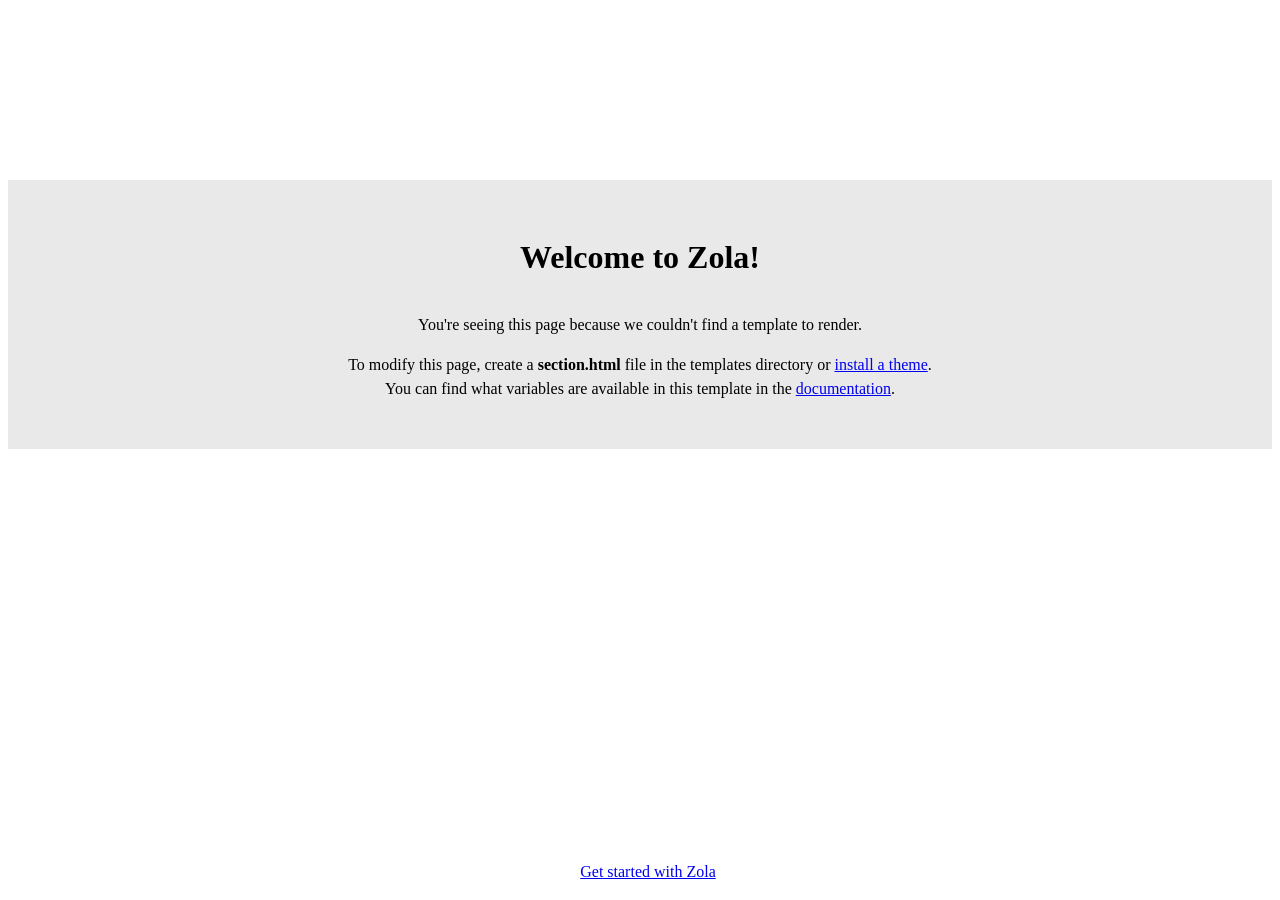
<file: assets/apps/index.html>
<html>
    <head>
        <title>Zola</title>
    </head>
    <body>
        <div class="container">
            <h1>Welcome to Zola!</h1>
            <p>
                You're seeing this page because we couldn't find a template to render.
            </p>
            <p>
                To modify this page, create a <b>section.html</b> file in the templates directory or
                <a href="https://www.getzola.org/documentation/themes/installing-and-using-themes/" target="_blank">install a theme</a>.
                <br>
                You can find what variables are available in this template in the <a href="https:&#x2F;&#x2F;www.getzola.org&#x2F;documentation&#x2F;templates&#x2F;pages-sections&#x2F;#section-variables" target="_blank">documentation</a>.
            </p>
        </div>
        <footer>
            <a href="https://www.getzola.org/documentation/getting-started/cli-usage/" target="_blank">Get started with Zola</a>
        </footer>
        <style>
            html {
                line-height: 1.5;
            }
            h1 {
                margin-bottom: 2rem;
            }
            .container {
                font-family: "sans-serif";
                text-align: center;
                margin-top: 20vh;
                padding: 2rem;
                background: #e9e9e9;
            }
            footer {
                position: fixed;
                width: 100%;
                bottom: 1rem;
                text-align: center;
            }
        </style>
    </body>
</html>
</file>
<file: site.css>
:root{--header-height: 60px}@media (min-width: 992px){:root{--header-height: 72px}}@font-face{font-family:'Fira Mono';font-style:normal;font-weight:400;src:url("../fonts/fira-mono-v8-latin-regular.eot");src:local("Fira Mono Regular"),local("FiraMono-Regular"),url("../fonts/fira-mono-v8-latin-regular.eot?#iefix") format("embedded-opentype"),url("../fonts/fira-mono-v8-latin-regular.woff2") format("woff2"),url("../fonts/fira-mono-v8-latin-regular.woff") format("woff"),url("../fonts/fira-mono-v8-latin-regular.ttf") format("truetype"),url("../fonts/fira-mono-v8-latin-regular.svg#FiraMono") format("svg")}@font-face{font-family:'Fira Sans';font-style:normal;font-weight:300;src:url("/assets/fonts/fira-sans-v10-latin-300.eot");src:local("Fira Sans Light"),local("FiraSans-Light"),url("/assets/fonts/fira-sans-v10-latin-300.eot?#iefix") format("embedded-opentype"),url("/assets/fonts/fira-sans-v10-latin-300.woff2") format("woff2"),url("/assets/fonts/fira-sans-v10-latin-300.woff") format("woff"),url("/assets/fonts/fira-sans-v10-latin-300.ttf") format("truetype"),url("/assets/fonts/fira-sans-v10-latin-300.svg#FiraSans") format("svg")}@font-face{font-family:'Fira Sans';font-style:normal;font-weight:400;src:url("/assets/fonts/fira-sans-v10-latin-regular.eot");src:local("Fira Sans Regular"),local("FiraSans-Regular"),url("/assets/fonts/fira-sans-v10-latin-regular.eot?#iefix") format("embedded-opentype"),url("/assets/fonts/fira-sans-v10-latin-regular.woff2") format("woff2"),url("/assets/fonts/fira-sans-v10-latin-regular.woff") format("woff"),url("/assets/fonts/fira-sans-v10-latin-regular.ttf") format("truetype"),url("/assets/fonts/fira-sans-v10-latin-regular.svg#FiraSans") format("svg")}@font-face{font-family:'Fira Sans';font-style:italic;font-weight:400;src:url("/assets/fonts/fira-sans-v10-latin-italic.eot");src:local("Fira Sans Italic"),local("FiraSans-Italic"),url("/assets/fonts/fira-sans-v10-latin-italic.eot?#iefix") format("embedded-opentype"),url("/assets/fonts/fira-sans-v10-latin-italic.woff2") format("woff2"),url("/assets/fonts/fira-sans-v10-latin-italic.woff") format("woff"),url("/assets/fonts/fira-sans-v10-latin-italic.ttf") format("truetype"),url("/assets/fonts/fira-sans-v10-latin-italic.svg#FiraSans") format("svg")}@font-face{font-family:'Fira Sans';font-style:normal;font-weight:500;src:url("/assets/fonts/fira-sans-v10-latin-500.eot");src:local("Fira Sans Medium"),local("FiraSans-Medium"),url("/assets/fonts/fira-sans-v10-latin-500.eot?#iefix") format("embedded-opentype"),url("/assets/fonts/fira-sans-v10-latin-500.woff2") format("woff2"),url("/assets/fonts/fira-sans-v10-latin-500.woff") format("woff"),url("/assets/fonts/fira-sans-v10-latin-500.ttf") format("truetype"),url("/assets/fonts/fira-sans-v10-latin-500.svg#FiraSans") format("svg")}@font-face{font-family:'Fira Sans';font-style:normal;font-weight:800;src:url("/assets/fonts/fira-sans-v10-latin-800.eot");src:local("Fira Sans ExtraBold"),local("FiraSans-ExtraBold"),url("/assets/fonts/fira-sans-v10-latin-800.eot?#iefix") format("embedded-opentype"),url("/assets/fonts/fira-sans-v10-latin-800.woff2") format("woff2"),url("/assets/fonts/fira-sans-v10-latin-800.woff") format("woff"),url("/assets/fonts/fira-sans-v10-latin-800.ttf") format("truetype"),url("/assets/fonts/fira-sans-v10-latin-800.svg#FiraSans") format("svg")}html{color:#ececec;font-family:'Fira Sans', sans-serif;font-size:.875rem;background-color:#1e1e22}html *{box-sizing:border-box;-webkit-tap-highlight-color:transparent;outline:none}@media (min-width: 768px){html{font-size:1rem}}body{padding:0;margin:0}.hidden{display:none}*:focus-visible{border-radius:5px;outline:solid #b1d9ff 3px}.section{display:block;font-size:1.4rem;overflow-x:hidden}.padded-content{padding:16px 0}@media (min-width: 992px){.padded-content{padding:24px 0}}.warning{color:#c8c864}.anchor-target{display:block;position:relative;top:calc(0px - var(--header-height) - 8px);visibility:hidden}.anchor-link,.anchor-link:focus,.anchor-link:hover,.anchor-link:active,.anchor-link:hover,.anchor-link:link,.anchor-link:visited{margin-left:0.3rem;color:#505050;text-shadow:none;font-weight:500}.bevy-instance{position:relative}.bevy-instance__progress-status{display:flex;flex-direction:column;position:absolute;bottom:50%;left:50%;width:250px;transform:translateX(-50%)}.bevy-instance__progress-status:empty{display:none}.bevy-instance__progress-file{margin-bottom:4px;font-weight:normal;text-shadow:1px 1px 1px #000;font-size:0.85rem;word-break:break-all}.bevy-instance__progress-track{width:100%;height:4px;border-radius:4px;background-color:#555}.bevy-instance__progress-track:not(:last-child){margin-bottom:2px}.bevy-instance__progress-bar{height:4px;min-width:4px;background-color:#799bbb;border-radius:4px;width:0px}.bevy-instance__progress-bar--indeterminate{background-image:linear-gradient(131deg, #799bbb 25%, #597899 25%, #597899 50%, #799bbb 50%, #799bbb 75%, #597899 75%, #597899 100%);background-size:26.50px 30.49px;animation-duration:1s;animation-fill-mode:forwards;animation-iteration-count:infinite;animation-name:bg-animation;animation-timing-function:linear}@keyframes bg-animation{0%{background-position:0px 0}100%{background-position:-26.5px 0}}.bevy-instance__canvas{width:100% !important;height:auto !important;border-radius:10px;background:#2b2c2f}.book-footer{--book-footer-gap: 12px;margin:32px 0}@media (min-width: 768px){.book-footer{--book-footer-gap: 20px}}.book-footer__nav{display:grid;gap:var(--book-footer-gap);padding:var(--book-footer-gap) 0;grid-template-columns:1fr;grid-template-areas:'next' 'prev'}@media (min-width: 768px){.book-footer__nav{grid-template-columns:1fr 1fr;grid-template-areas:'prev next'}}.book-footer__link{display:flex;border:2px solid #2f3033;border-radius:8px;padding:16px 8px}.book-footer__link,.book-footer__link:focus,.book-footer__link:hover,.book-footer__link:active .book-footer__link:link,.book-footer__link:visited{text-decoration:none;color:#9b9b9d}.book-footer__link:hover{background-color:rgba(236,236,236,0.01);color:#ececec}.book-footer__link:hover .book-footer__dir{color:#999}.book-footer__link--prev{grid-area:prev;flex-direction:row-reverse;padding-left:16px}.book-footer__link--prev .book-footer__label{padding:0 8px 0 12px}.book-footer__link--next{grid-area:next;text-align:right;padding-right:16px}.book-footer__link--next .book-footer__label{padding:0 12px 0 8px}.book-footer__label{flex-grow:1;font-size:1.125rem;line-height:1.3}.book-footer__dir{margin-bottom:4px;color:#666;text-transform:uppercase;font-size:0.8rem;line-height:1;letter-spacing:0.1em}.book-footer__chevron{align-self:center}.book-footer__edit-wrapper{border-top:2px solid #2f3033;text-align:center;padding-top:var(--book-footer-gap)}.book-footer__edit{display:inline-flex;align-items:center;padding:8px;font-size:0.9rem}.book-footer__edit,.book-footer__edit:focus,.book-footer__edit:hover,.book-footer__edit:active .book-footer__edit:link,.book-footer__edit:visited{text-decoration:none;color:#555}.book-footer__edit:hover{color:#aaa}.book-footer__edit .icon{margin-right:4px}.button-square{display:flex;align-items:center;justify-content:center;position:relative;cursor:pointer}.button-square:hover:before{content:'';position:absolute;top:8px;right:8px;bottom:8px;left:8px;background-color:rgba(236,236,236,0.05);border-radius:10px}.button-square--header{width:calc(var(--header-height) - 8px);height:var(--header-height)}.button{display:inline-flex;align-items:center;background-color:#799bbb;border:3px solid #576f86;padding:6px 8px;border-radius:10px;font-size:1.2rem;font-weight:500;transition:transform 100ms}.button:hover{background-color:#6f93b6}.button:active{transform:translateY(2px)}.button,.button:hover,.button:visited{color:#ececec;text-decoration:none}.button__icon{height:1.1em;vertical-align:middle;margin-left:0.2em;font-size:0.9em}.button--pink{background-color:#bb799c;border-color:#865767}.button--pink:hover{background-color:#b66f95}.card{display:block;flex-direction:left;overflow:hidden;height:12rem;border-radius:10px;background-color:#2b2c2f;margin-bottom:15px;font-style:normal;text-decoration:none;border:2px solid #383838}.card:hover{background-color:#2f3033;border:2px solid #6b6b6b}.card-image{width:30%;overflow:hidden;object-fit:cover;display:flex;background-color:#1b1b1b;border-top-left-radius:10px;border-bottom-left-radius:10px;align-content:center;justify-content:center;float:left;height:100%;margin-right:0px}.centered-card-image{display:block;align-self:center;height:85%;max-width:85%;border-radius:10px}.card-text{padding-top:0.8rem;padding-bottom:0.8rem;padding-left:1.2rem;padding-right:1.2rem;overflow:hidden;text-overflow:ellipsis}.card-subtitle{display:block;font-weight:200;font-size:1.4rem;font-style:italic;color:#8f8f8f;text-decoration:none}.card-description{display:block;position:relative;font-weight:300;font-size:1.3rem;color:#ececec;text-decoration:none;margin-top:0.4rem;overflow:hidden;text-overflow:ellipsis;height:100px}.card-title{display:block;font-weight:500;font-size:2.0rem;color:#ececec;font-style:normal;text-decoration:none}.card-image-default{display:flex;height:100%;margin-left:auto;margin-right:auto;align-items:center}.container{--container-padding: 8px;width:100%;max-width:calc(1200px + var(--container-padding) * 2);margin:0 auto;padding:0 var(--container-padding)}@media (min-width: 992px){.container{--container-padding: 16px}}.example{padding:0 16px}.example__header{display:grid;gap:8px;margin:16px 0 8px;align-items:baseline;grid-template-columns:1fr 1fr;grid-template-areas:'title title' 'back  github'}@media (min-width: 768px){.example__header{margin:24px 0 8px;grid-template-areas:'back title github';grid-template-columns:150px 1fr 150px}}.example__title{grid-area:title;margin:0;font-size:1.75rem;text-align:center}.example__back,.example__github{font-size:1rem}.example__back,.example__back:focus,.example__back:hover,.example__back:active .example__back:link,.example__back:visited,.example__github,.example__github:focus,.example__github:hover,.example__back:active .example__github:link,.example__github:visited,.example__github:active .example__back:link,.example__github:active .example__github:link{text-decoration:none;color:#aaa}.example__back:hover,.example__github:hover{color:#ececec}.example__back{grid-area:back}.example__github{grid-area:github;text-align:right}.header{padding-right:8px}@media (min-width: 992px){.header{padding:0 16px}}.header__content{width:100%;max-width:1200px;height:var(--header-height);display:flex;align-items:center;justify-content:space-between;margin:0 auto}.header__hamburger{flex-shrink:0}@media (min-width: 992px){.header__hamburger{display:none}}.header__left-block{display:flex;align-items:center;margin-right:auto}.header__logo{display:flex;align-items:center}.header__message{display:none;font-size:1.4rem;font-weight:500;color:#797979;margin-left:12px}@media (min-width: 550px){.header__message{display:block}}@media (min-width: 1200px){.header__message{font-size:1.625rem}}.header__message:empty{display:none}.header__cta-container{display:flex;margin-left:16px}.header__cta{flex-shrink:0}.header__cta:not(:last-child){margin-right:8px}.icon{--icon-height: 1.2em;display:inline-block;background-color:currentColor;vertical-align:text-bottom;-webkit-mask-repeat:no-repeat;mask-repeat:no-repeat;-webkit-mask-size:contain;mask-size:contain;-webkit-mask-position:center;mask-position:center}.icon--chevron-down{height:var(--icon-height);width:calc(var(--icon-height) * .625);-webkit-mask-image:url("/assets/icon-chevron-down.svg");mask-image:url("/assets/icon-chevron-down.svg")}.icon--chevron-left{height:var(--icon-height);width:calc(var(--icon-height) * .375);-webkit-mask-image:url("/assets/icon-chevron-left.svg");mask-image:url("/assets/icon-chevron-left.svg")}.icon--chevron-right{height:var(--icon-height);width:calc(var(--icon-height) * .375);-webkit-mask-image:url("/assets/icon-chevron-right.svg");mask-image:url("/assets/icon-chevron-right.svg")}.icon--github{height:var(--icon-height);width:calc(var(--icon-height) * 1);-webkit-mask-image:url("/assets/icon-github.svg");mask-image:url("/assets/icon-github.svg")}.icon--pencil{height:var(--icon-height);width:calc(var(--icon-height) * .79167);-webkit-mask-image:url("/assets/icon-pencil.svg");mask-image:url("/assets/icon-pencil.svg")}.icon--times{height:var(--icon-height);width:calc(var(--icon-height) * .66667);-webkit-mask-image:url("/assets/icon-times.svg");mask-image:url("/assets/icon-times.svg")}.item-grid{display:grid;grid-template-columns:repeat(auto-fill, minmax(270px, 1fr));gap:16px}.layout{min-height:100vh;display:flex;flex-direction:column}.layout__header{position:fixed;top:0px;width:100%;height:var(--header-height);background-color:#1e1e22;border-bottom:2px solid #2c2c2d;z-index:800}.layout__content{width:100%;padding-top:var(--header-height);padding-bottom:64px;flex-grow:1;background-color:#232326}#mobile-menu-state:checked+[data-mobile-menu-state-container] .layout{height:100%;overflow:hidden}.logo{height:28px}@media (min-width: 992px){.logo{height:40px}}@media (min-width: 440px){.logo--icon{display:none}}.logo--full{display:none}@media (min-width: 440px){.logo--full{display:block}}.main-menu-backdrop{visibility:hidden;position:fixed;top:0px;left:0px;width:100%;height:100%;z-index:900;background-color:rgba(0,0,0,0.2);cursor:pointer;opacity:0.0;transition:opacity 500ms}#mobile-menu-state:checked+[data-mobile-menu-state-container] .main-menu-backdrop{visibility:visible;opacity:1.0}.main-menu__menu{display:flex;margin:0;padding:0}.main-menu__entry{list-style:none}.main-menu__link{display:flex;align-items:center;justify-content:center;position:relative;height:var(--header-height);font-size:1.375rem;font-weight:500;text-decoration:none}.main-menu__link,.main-menu__link:visited,.main-menu__link:active{color:#ececec}.main-menu__link:hover{color:#b1d9ff}.main-menu__link--active,.main-menu__link--active:visited,.main-menu__link--active:active{color:#b1d9ff}.main-menu__link:focus-visible{outline:none}.main-menu__link:focus-visible span{border-radius:5px;outline:solid #b1d9ff 3px}@media (max-width: 991px){.main-menu{--main-menu-switch-height: 0px;position:fixed;top:0px;left:-300px;width:300px;bottom:-60px;padding-bottom:60px;background-color:#1e1e22;z-index:1000;transform:translateX(0);opacity:0.0;transition:transform 250ms, opacity 250ms;box-shadow:0px 0px 16px rgba(0,0,0,0.3)}.main-menu--with-page-menu{--main-menu-switch-height: 56px}.main-menu--with-page-menu .main-menu__page-menu-switch{display:block}.main-menu__header{display:flex;align-items:center;justify-content:space-between;padding-left:8px;height:var(--header-height);background-color:#232326;border-bottom:2px solid #313131}.main-menu__header a{display:flex;align-items:center}.main-menu__page-menu-switch{display:none;padding:8px 8px 0 8px;height:var(--main-menu-switch-height)}.main-menu__content{position:relative;height:calc(100% - var(--header-height) - var(--main-menu-switch-height));overflow-x:hidden}.main-menu__menu,.main-menu__page-menu{overflow-y:auto;height:100%;position:absolute;top:0px;bottom:0px;left:0px;right:0px;transition:transform 250ms}.main-menu__menu{display:flex;flex-direction:column;padding:8px;transform:translateX(0px)}.main-menu__page-menu{margin:0;padding:8px;transform:translateX(300px)}.main-menu__link:hover{background-color:rgba(236,236,236,0.05);border-radius:10px}}@media (max-width: 991px){#mobile-menu-state:checked+[data-mobile-menu-state-container] .main-menu{transform:translateX(300px);opacity:1.0}#page-menu-switch-state:checked+[data-page-menu-switch-state-container] .main-menu__menu{transform:translateX(-300px)}#page-menu-switch-state:checked+[data-page-menu-switch-state-container] .main-menu__page-menu{transform:translateX(0px)}}@media (min-width: 992px){.main-menu__header,.main-menu__page-menu-switch,.main-menu__page-menu{display:none}.main-menu__link{display:flex;align-items:center;justify-content:center;padding:0 8px;height:var(--header-height);font-size:1.375rem;font-weight:500;text-decoration:none}}.menu-switch{position:relative;display:grid;grid-template-columns:1fr 1fr;gap:4px;border-radius:40px;background-color:rgba(236,236,236,0.05);padding:4px;height:40px;cursor:pointer;user-select:none}.menu-switch::before{content:'';position:absolute;top:4px;left:4px;height:32px;width:calc(50% - 8px);border-radius:32px;background-color:#1e1e22;z-index:0;transition:transform 250ms}.menu-switch__option{display:flex;align-items:center;justify-content:center;position:relative;height:32px;border-radius:32px;z-index:1}.menu-switch__option--main-menu{opacity:1.0}.menu-switch__option--page-menu{opacity:0.5}#page-menu-switch-state:checked+[data-page-menu-switch-state-container] .menu-switch::before{transform:translateX(calc(100% + 8px))}#page-menu-switch-state:checked+[data-page-menu-switch-state-container] .menu-switch__option--main-menu{opacity:0.5}#page-menu-switch-state:checked+[data-page-menu-switch-state-container] .menu-switch__option--page-menu{opacity:1.0}.page-with-menu{display:grid;grid-gap:24px;grid-template-columns:1fr;grid-template-areas:'content';margin-top:12px}@media (min-width: 992px){.page-with-menu{margin-top:24px;grid-template-columns:250px 1fr;grid-template-areas:'menu content'}}.page-with-menu__menu-wrapper{grid-area:menu;display:none;position:relative}@media (min-width: 992px){.page-with-menu__menu-wrapper{display:block}}.page-with-menu__menu{scrollbar-width:thin;scrollbar-color:rgba(236,236,236,0.2) transparent;position:sticky;top:calc(var(--header-height) + 24px);height:calc(100vh - var(--header-height) - 24px);overflow-y:auto;padding-bottom:24px}.page-with-menu__menu::-webkit-scrollbar-track{background-color:transparent}.page-with-menu__menu::-webkit-scrollbar{width:4px;background-color:transparent}.page-with-menu__menu::-webkit-scrollbar-thumb{background-color:rgba(236,236,236,0.2);border-radius:4px}.page-with-menu__content{grid-area:content;overflow-x:hidden}.sponsors{width:100%;max-width:800px;margin:0 auto}.sponsors:not(:last-child){margin-bottom:56px}.sponsors__title{font-size:2.2rem;margin:0 0 24px}.sponsors__content{display:flex;flex-direction:column;justify-content:center;align-items:center;max-width:600px;margin:0 auto}@media (min-width: 992px){.sponsors__content{max-width:none;flex-direction:row;flex-wrap:wrap}}.sponsors__link{display:block;margin:0 0 16px}@media (min-width: 992px){.sponsors__link{margin:0 24px 24px}}.sponsors__logo{object-fit:contain}.sponsors--platinum .sponsors__title{color:#ececec}.sponsors--platinum .sponsors__logo{width:100%;max-height:100px}.sponsors--silver .sponsors__title{color:#bbb}.sponsors--silver .sponsors__logo{width:100%;max-height:80px}.sponsors--bronze .sponsors__title{color:#9f7d6c}.sponsors--bronze .sponsors__logo{width:100%;max-height:60px}.z-code{color:#c0c5ce;background-color:#2b2c2f}div.incorrect{background-color:#542326;border-left:10px solid red;border-radius:10px}div.incorrect .z-code,div.incorrect .z-code code{background-color:#542326}.z-variable.z-parameter.z-function{color:#c0c5ce}.z-comment,.z-punctuation.z-definition.z-comment{color:#65737e}.z-punctuation.z-definition.z-string,.z-punctuation.z-definition.z-variable,.z-punctuation.z-definition.z-string,.z-punctuation.z-definition.z-parameters,.z-punctuation.z-definition.z-string,.z-punctuation.z-definition.z-array{color:#c0c5ce}.z-none{color:#c0c5ce}.z-keyword.z-operator{color:#c0c5ce}.z-keyword{color:#c594c5ff}.z-variable{color:#c0c5ce}.z-entity.z-name.z-function,.z-meta.z-require,.z-support.z-function.z-any-method{color:#6699ccff}.z-support.z-class,.z-entity.z-name.z-class,.z-entity.z-name.z-type.z-class{color:#dfc479}.z-meta.z-class{color:#eff1f5}.z-keyword.z-other.z-special-method{color:#8fa1b3}.z-storage{color:#b48ead}.z-support.z-function{color:#6699ccff}.z-string,.z-constant.z-other.z-symbol,.z-entity.z-other.z-inherited-class{color:#9fc37f}.z-none{color:#e79e6d}.z-constant{color:#e79e6d}.z-entity.z-name.z-tag{color:#e05a67}.z-entity.z-other.z-attribute-name{color:#d08770}.z-entity.z-other.z-attribute-name.z-id,.z-punctuation.z-definition.z-entity{color:#8fa1b3}.z-meta.z-selector{color:#b48ead}.z-markup.z-heading .z-punctuation.z-definition.z-heading,.z-entity.z-name.z-section{color:#8fa1b3}.z-keyword.z-other.z-unit{color:#e79e6d}.z-markup.z-bold,.z-punctuation.z-definition.z-bold{color:#dfc479;font-weight:bold}.z-markup.z-italic,.z-punctuation.z-definition.z-italic{color:#b48ead;font-style:italic}.z-markup.z-raw.z-inline{color:#a3be8c}.z-string.z-other.z-link{color:#bf616a}.z-meta.z-link{color:#e79e6d}.z-markup.z-list{color:#bf616a}.z-markup.z-quote{color:#e79e6d}.z-meta.z-separator{color:#c0c5ce;background-color:#4f5b66}.z-markup.z-inserted,.z-markup.z-inserted.z-git_gutter{color:#a3be8c}.z-markup.z-deleted,.z-markup.z-deleted.z-git_gutter{color:#bf616a}.z-markup.z-changed,.z-markup.z-changed.z-git_gutter{color:#b48ead}.z-markup.z-ignored,.z-markup.z-ignored.z-git_gutter{color:#4f5b66}.z-markup.z-untracked,.z-markup.z-untracked.z-git_gutter{color:#4f5b66}.z-constant.z-other.z-color{color:#96b5b4}.z-string.z-regexp{color:#96b5b4}.z-constant.z-character.z-escape{color:#96b5b4}.z-punctuation.z-section.z-embedded,.z-variable.z-interpolation{color:#ab7967}.z-invalid.z-illegal{color:#2b303b;background-color:#bf616a}.z-markup.z-deleted.z-git_gutter{color:#f92672}.z-markup.z-inserted.z-git_gutter{color:#a6e22e}.z-markup.z-changed.z-git_gutter{color:#967efb}.z-markup.z-ignored.z-git_gutter{color:#565656}.z-markup.z-untracked.z-git_gutter{color:#565656}.z-meta.z-generic.z-rust,.z-entity.z-name.z-struct.z-rust,.z-entity.z-name.z-impl.z-rust{color:#dfc479}.z-punctuation.z-definition.z-generic.z-rust{color:#c0c5ce}.z-storage.z-type.z-function,.z-keyword.z-operator.z-rust,.z-storage.z-type.z-struct.z-rust,.z-punctuation.z-accessor.z-rust,.z-storage.z-modifier.z-rust{color:#c594c5ff}.z-support.z-macro.z-rust{color:#6699ccff}.z-punctuation.z-definition.z-string{color:#9fc37f}.z-entity.z-name.z-trait.z-rust{color:#56b6c2}.z-meta.z-annotation.z-rust,.z-variable.z-annotation.z-rust{color:#d19a66}.z-meta.z-annotation.z-parameters.z-rust{color:#d1af8f}.z-meta.z-annotation.z-parameters.z-rust .z-begin,.z-meta.z-annotation.z-parameters.z-rust .z-end,.z-meta.z-annotation.z-parameters.z-rust .z-punctuation{color:#d19a66}.z-variable.z-function.z-shell,.z-support.z-function.z-shell{color:#6699ccff}.z-variable.z-parameter.z-option{color:#c594c5ff}.tree-menu{margin:0;padding:0;position:relative}.tree-menu__state{display:none}.tree-menu__item{list-style:none}.tree-menu__item>.tree-menu{display:none;padding-left:16px}.tree-menu__label{display:flex;border-radius:4px;margin-bottom:2px;opacity:0.6}.tree-menu__label:hover{opacity:1.0;background-color:rgba(236,236,236,0.1)}.tree-menu__label--with-chevron .tree-menu__link{padding-right:4px}.tree-menu__link{display:flex;align-items:center;flex-grow:1;padding:4px 16px;min-height:32px;text-decoration:none;line-height:1.25;font-size:1rem}.tree-menu__link,.tree-menu__link:focus,.tree-menu__link:active,.tree-menu__link:hover,.tree-menu__link:link,.tree-menu__link:visited{color:#ececec}.tree-menu__toggle{display:flex;align-items:center;justify-content:center;flex-shrink:0;width:44px;cursor:pointer;border-radius:4px;user-select:none}.tree-menu__toggle:hover{background-color:rgba(236,236,236,0.1)}.tree-menu__chevron{transition:transform 250ms;transform:rotate(-90deg)}.tree-menu__item--active>.tree-menu__label{background-color:rgba(236,236,236,0.1);opacity:1.0}.tree-menu__item--active>.tree-menu__label .tree-menu__link{color:#ececec}.tree-menu__state:checked+.tree-menu__item>.tree-menu__label .tree-menu__chevron{transform:rotate(0deg)}.tree-menu__state:checked+.tree-menu__item>.tree-menu{display:block}.asset-card{display:grid;grid-template-areas:"banner" "desc" "tags";grid-template-rows:12rem 4.2rem 2.2rem;text-decoration:none;overflow:hidden;border-radius:10px;background-color:#2b2c2f;color:#ececec;border:2px solid #383838}.asset-card:hover{background-color:#2f3033;border:2px solid #6b6b6b}.asset-card__banner{grid-area:banner;display:block;position:relative;background:linear-gradient(0deg, #2f3033 0%, #1b1b1b 100%)}.asset-card__banner img{width:100%;height:100%;object-fit:contain;background-color:#1b1b1b}.asset-card__title{position:absolute;width:100%;bottom:0;padding:.4rem;font-weight:bold;font-size:1.2rem;background-color:rgba(0,0,0,0.5)}.asset-card__description{overflow:hidden;display:-webkit-box;-webkit-line-clamp:3;-webkit-box-orient:vertical;grid-area:desc;padding:.4rem;font-size:1rem;overflow:ellipsis}.asset-card__tags{grid-area:tags;display:grid;grid-template-areas:"versions licenses";padding:.4rem}.asset-card__tag-icon{display:flex}.asset-card__tag-icon img,.asset-card__tag-icon svg{height:1.2rem;width:1.2rem;fill:#95959d}.asset-card__bevy-versions{grid-area:versions}.asset-card__licenses{grid-area:licenses;margin-left:auto;order:2}.asset-card__tag-list{display:flex;align-items:center;gap:.2em}.asset-card__tag{display:flex;justify-content:center;padding:.2em .4em;border-radius:.2em;font-size:.85em;background:#59595e}.asset-card__tag--supported{background-color:#6e6ef7}.community-icon{width:50% !important;max-width:7rem}.assets .assets-intro{font-size:1.2rem;margin-bottom:20px}.assets .asset-section{font-size:2.4rem;margin:0 0 20px}.assets .asset-subsection{font-size:1.9rem;margin:0 0 16px}.assets .item-grid{margin-bottom:52px}.book-page{display:flex;width:100%;min-height:500px}.book-page-subtitle{font-size:1.3rem;font-weight:800;color:#999999;font-style:italic;vertical-align:middle}.book-content{position:relative;width:100%;min-width:0}.book-content h1{font-size:2.4rem;margin:0 0 16px}.book-content h2{font-size:1.8rem;margin-bottom:15px}.book-content h3{font-size:1.4rem;font-weight:500;margin-bottom:15px}.book-content p{margin-top:5px}.book-whats-a-bevy{background-color:#00000000 !important;height:2.4rem !important;border-radius:unset !important}.news-title{font-size:2.8rem;font-weight:800;margin-bottom:0px;margin-top:0px}.news-subtitle{margin-top:0px;font-size:1.22rem;font-weight:200;font-style:italic;color:#8f8f8f}.news-content img{border-radius:10px;max-width:100%}.news-content video{border-radius:10px;max-width:100%}.news-social-links{display:inline-block}.news-social-icon{height:1.3rem;vertical-align:middle}.news-social-link{font-size:1.1rem;color:#ececec}.release-feature-authors{margin-top:-1.0rem !important;font-style:italic;color:#8f8f8f}.news-image-subtitle{color:#8f8f8f;font-style:italic;font-size:1.0rem;margin-top:-0.5rem}.bevy-logo-header{display:block;margin:32px auto;width:100%;max-width:35rem}.bevy-description{text-align:center;margin-top:1.5rem;font-size:1.5rem;font-weight:500}.feature-list{margin-top:1.5rem;display:flex;justify-content:center;flex-wrap:wrap;margin-left:auto;margin-right:auto}.feature-container{display:flex;flex-wrap:wrap;justify-content:center}.feature-container-reverse{flex-wrap:wrap-reverse}.feature-title{font-size:2.1rem;margin-top:0;margin-bottom:0.3rem}.feature-description{font-size:1.3rem}.feature-image{height:24rem;background-color:#2b2c2f;border-radius:4rem;display:flex;align-items:center;justify-content:center;overflow:hidden;background-clip:padding-box}.feature-text{align-self:center}.feature-image,.feature-text{width:100%;max-width:535px;border-width:1.8rem;border-style:solid;border-color:transparent}@media (min-width: 768px){.feature-image,.feature-text{width:50%}}@media (min-width: 1200px){.feature-image,.feature-text{min-width:535px}}.feature-sublist{margin-top:0.5rem;margin-bottom:0.5rem;margin-left:0px;padding-left:2rem;font-size:1.22rem}.feature-img{max-height:80%;max-width:80%}.features-whats-next{text-align:center;font-size:1.5rem !important;margin-top:2rem;margin-bottom:2rem;width:100%}.features-sponsors{margin-top:3rem;text-align:center;font-size:1.5rem !important;line-height:2.2rem !important;margin-bottom:8rem}.sponsors-section{display:flex;width:100%;justify-content:center}.bronze-sponsor-image{height:3.8rem;margin:1rem}.silver-sponsor-image{height:5.4rem;margin:1rem}.platinum-sponsor-image{height:7.0rem;margin:1rem}.media-content{width:100%;font-size:1.22rem;font-weight:400;line-height:1.7446rem;color:#d2d2d2;font-style:normal;text-decoration:none;word-break:break-word}.media-content h2{margin-top:3.0rem;font-size:2.2rem}.media-content h3{font-size:1.5rem;margin-bottom:1rem}.media-content h4{margin-bottom:1rem}.media-content pre{font-family:'Fira Code', monospace;font-variant-ligatures:none;padding:10px;padding-left:15px;font-size:1.1rem;border-radius:10px;word-wrap:break-word;white-space:pre-wrap}.media-content a code,.media-content a:active code,.media-content a:visited code,.media-content a:link code{font-family:'Fira Code', monospace;font-variant-ligatures:none;color:#e4c151;font-style:normal;text-decoration:none}.media-content code{font-family:'Fira Code', monospace;font-variant-ligatures:none;font-size:1.05rem;color:#c8c8c8;background-color:#2b2c2f;border-radius:10px;padding-bottom:3px;padding-top:3px;padding-left:8px;padding-right:8px;text-decoration:none}.media-content ol,.media-content ul{padding-left:2.5rem}.media-content a:hover code{background-color:#414247}.media-content a{text-decoration:none;color:#7c90ff}.media-content a:hover{text-shadow:0 0 0.9px #6c82ff,0 0 0.9px #6c82ff}.media-content pre code{padding-bottom:0px;padding-top:0px;padding-left:0px;padding-right:0px}.fun-list{color:#a0c5e7}
</file>
